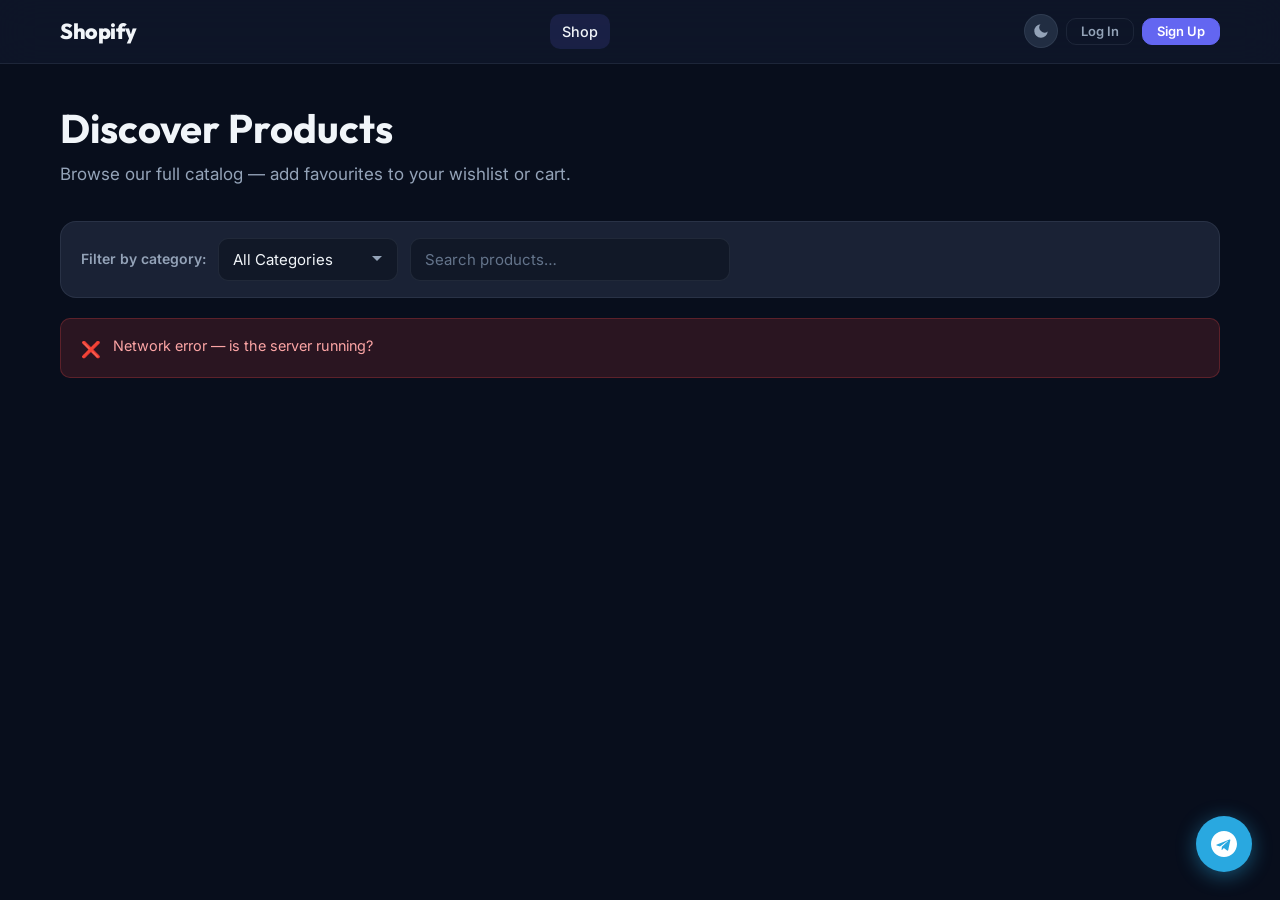
<file: index.html>
<!DOCTYPE html>
<html lang="en">
<head>
  <meta charset="UTF-8" />
  <meta name="viewport" content="width=device-width, initial-scale=1.0" />
  <title>Shopify — Discover Amazing Products</title>
  <meta name="description" content="Browse our full catalog of products across all categories. Filter by category, add to cart, or save to your wishlist." />
  <link rel="stylesheet" href="css/styles.css" />
</head>
<body>
  <!-- Navigation (injected by nav.js) -->
  <div id="nav-root"></div>

  <main>
    <div class="container">
      <!-- Page header -->
      <div class="page-header">
        <h1>Discover Products</h1>
        <p>Browse our full catalog — add favourites to your wishlist or cart.</p>
      </div>

      <!-- Filter bar: category dropdown -->
      <div class="filter-bar">
        <label for="category-filter">Filter by category:</label>
        <select class="form-control" id="category-filter" style="width:auto; min-width:180px;">
          <option value="">All Categories</option>
          <!-- Options are added dynamically by index.js -->
        </select>

        <!-- Search box -->
        <input
          class="form-control"
          type="text"
          id="search-input"
          placeholder="Search products…"
          style="flex:1; min-width:160px; max-width:320px;"
        />
      </div>

      <!-- Loading spinner (shown while fetching) -->
      <div id="products-loading">
        <div class="spinner"></div>
      </div>

      <!-- Error message (shown if fetch fails) -->
      <div id="products-error" class="hidden">
        <div class="alert alert--error">
          <span class="alert__icon">❌</span>
          <span id="products-error-msg">Failed to load products.</span>
        </div>
      </div>

      <!-- Empty state (shown when filter returns no results) -->
      <div id="products-empty" class="hidden empty-state">
        <div class="empty-icon">🔍</div>
        <p>No products found for this filter.</p>
        <button class="btn btn--ghost" onclick="resetFilter()">Clear filter</button>
      </div>

      <!-- Product grid — cards are injected here -->
      <div class="product-grid stagger-children" id="product-grid"></div>
    </div>
  </main>

  <script src="js/api.js"></script>
  <script src="js/auth.js"></script>
  <script src="js/nav.js"></script>
  <script src="js/index.js"></script>
</body>
</html>
</file>
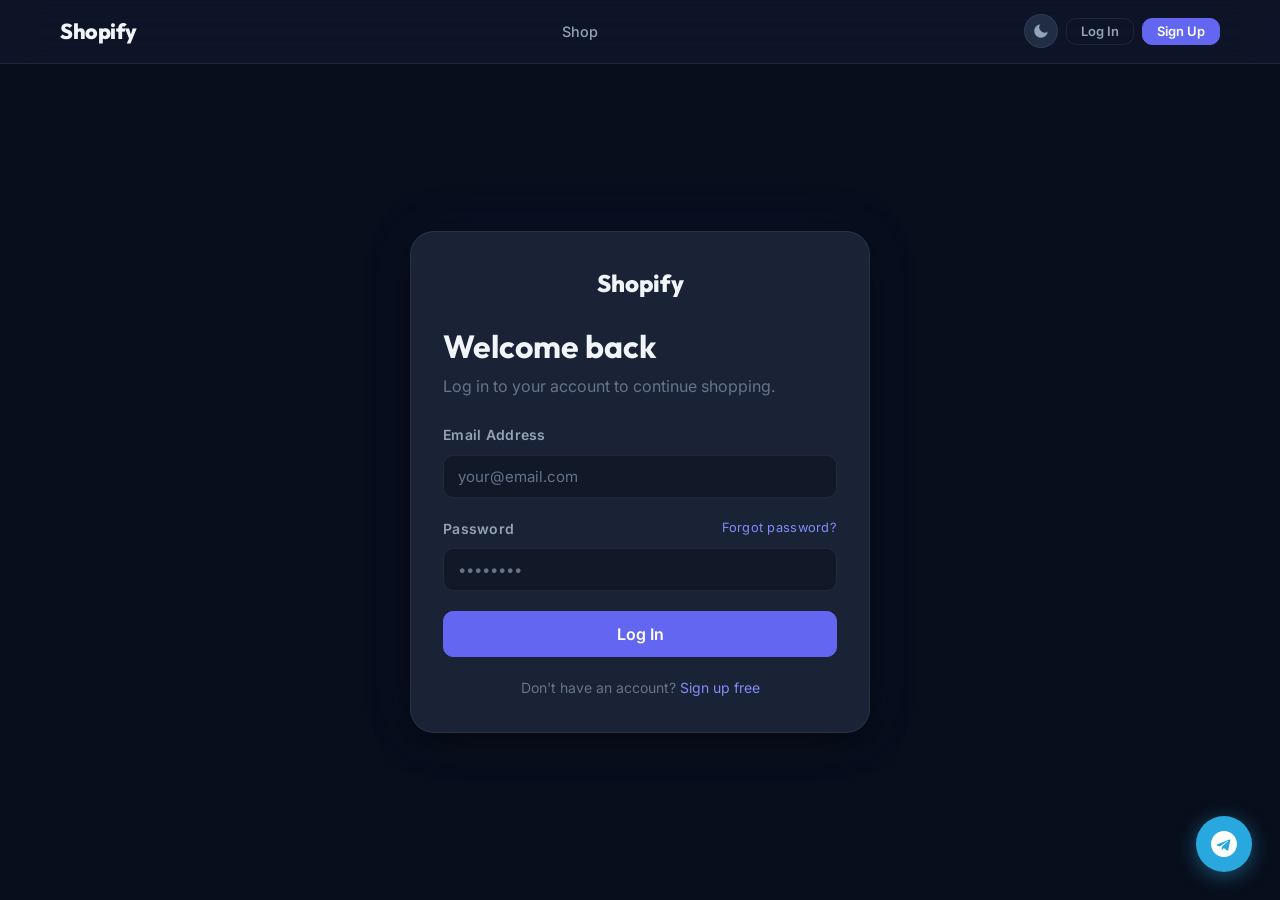
<file: admin.html>
<!DOCTYPE html>
<html lang="en">
<head>
  <meta charset="UTF-8" />
  <meta name="viewport" content="width=device-width, initial-scale=1.0" />
  <title>Admin Dashboard — Shopify</title>
  <meta name="description" content="Admin panel: manage products, orders, and wallet credits." />
  <link rel="stylesheet" href="css/styles.css" />
</head>
<body>
  <div id="nav-root"></div>

  <main>
    <div class="container">
      <div class="page-header">
        <h1>⚙️ Admin Dashboard</h1>
        <p>Manage products, orders, and customer wallets.</p>
      </div>

      <!-- Auth loading state -->
      <div id="admin-loading"><div class="spinner"></div></div>

      <!-- Admin content (shown after auth check) -->
      <div id="admin-content" class="hidden">

        <!-- Tab navigation -->
        <div class="tabs">
          <button class="tab-btn active" onclick="switchTab('products')">🛍️ Products</button>
          <button class="tab-btn"        onclick="switchTab('orders')">📦 Orders</button>
          <button class="tab-btn"        onclick="switchTab('wallet')">💰 Wallet</button>
        </div>

        <!-- ══ PRODUCTS TAB ══════════════════════════════════════ -->
        <div class="tab-panel active" id="tab-products">
          <div style="display:flex;justify-content:space-between;align-items:center;margin-bottom:var(--space-5);">
            <h2 style="font-size:1.2rem;">All Products</h2>
            <button class="btn btn--primary" onclick="openProductModal()">+ New Product</button>
          </div>

          <div id="product-alert" class="hidden"></div>

          <!-- Products table -->
          <div id="products-table-loading"><div class="spinner"></div></div>
          <div class="table-wrapper" id="products-table-wrapper" style="display:none;">
            <table class="table" id="products-table">
              <thead>
                <tr>
                  <th>ID</th>
                  <th>Name</th>
                  <th>Category</th>
                  <th>Price</th>
                  <th>Stock</th>
                  <th>Active</th>
                  <th>Actions</th>
                </tr>
              </thead>
              <tbody id="products-tbody"></tbody>
            </table>
          </div>
        </div>

        <!-- ══ ORDERS TAB ════════════════════════════════════════ -->
        <div class="tab-panel" id="tab-orders">
          <!-- Status filter -->
          <div class="filter-bar" style="margin-bottom:var(--space-5);">
            <label for="order-status-filter">Filter by status:</label>
            <select class="form-control" id="order-status-filter" style="width:auto;min-width:160px;">
              <option value="">All Statuses</option>
              <option value="Paid">Paid</option>
              <option value="Shipped">Shipped</option>
              <option value="Out for Delivery">Out for Delivery</option>
              <option value="Delivered">Delivered</option>
            </select>
            <button class="btn btn--secondary btn--sm" onclick="loadAdminOrders()">Apply</button>
          </div>

          <div id="orders-table-loading"><div class="spinner"></div></div>
          <div id="orders-table-wrapper" class="table-wrapper" style="display:none;">
            <table class="table">
              <thead>
                <tr>
                  <th>Order ID</th>
                  <th>Customer</th>
                  <th>Email</th>
                  <th>Total</th>
                  <th>Status</th>
                  <th>Fulfillment</th>
                  <th>Date</th>
                  <th>Actions</th>
                </tr>
              </thead>
              <tbody id="orders-tbody"></tbody>
            </table>
          </div>
          <div id="orders-empty-admin" class="hidden empty-state">
            <div class="empty-icon">📦</div>
            <p>No orders found.</p>
          </div>

          <!-- Fulfillment action alert (shown inline next to each row) -->
          <div id="fulfillment-alert" class="hidden" style="margin-top:var(--space-4);"></div>
        </div>

        <!-- ══ WALLET TAB ════════════════════════════════════════ -->
        <div class="tab-panel" id="tab-wallet">
          <h2 style="font-size:1.2rem;margin-bottom:var(--space-5);">Credit Customer Wallet</h2>
          <p class="text-muted" style="margin-bottom:var(--space-5);">
            Top up a customer's wallet balance for testing or demo purposes.
            You'll need their User ID (UUID), which you can find in your Supabase database.
          </p>

          <div class="card" style="max-width:480px;">
            <div class="card__body">
              <div id="wallet-credit-alert" class="hidden"></div>
              <form id="wallet-credit-form">
                <div class="form-group">
                  <label class="form-label" for="credit-user-id">Customer User ID (UUID)</label>
                  <input
                    class="form-control"
                    type="text"
                    id="credit-user-id"
                    placeholder="e.g. 550e8400-e29b-41d4-a716-446655440000"
                    required
                  />
                </div>
                <div class="form-group">
                  <label class="form-label" for="credit-amount">Amount to Credit ($)</label>
                  <input
                    class="form-control"
                    type="number"
                    id="credit-amount"
                    placeholder="100.00"
                    min="0.01"
                    step="0.01"
                    required
                  />
                </div>
                <button class="btn btn--primary" type="submit" id="credit-submit-btn">
                  💰 Credit Wallet
                </button>
              </form>
            </div>
          </div>
        </div>

      </div><!-- /admin-content -->
    </div>
  </main>

  <!-- ══ PRODUCT MODAL ══════════════════════════════════════ -->
  <div class="modal-overlay" id="product-modal-overlay" onclick="closeProductModal(event)">
    <div class="modal">
      <div class="modal__header">
        <span class="modal__title" id="product-modal-title">New Product</span>
        <button class="modal__close" onclick="closeProductModal()">✕</button>
      </div>
      <div class="modal__body">
        <div id="product-modal-alert" class="hidden"></div>
        <form id="product-modal-form">
          <input type="hidden" id="pm-product-id" />
          <div class="form-group">
            <label class="form-label" for="pm-category">Category</label>
            <select class="form-control" id="pm-category" required>
              <option value="">Select category…</option>
            </select>
          </div>
          <div class="form-group">
            <label class="form-label" for="pm-name">Product Name</label>
            <input class="form-control" type="text" id="pm-name" placeholder="Product name" required />
          </div>
          <div class="form-group">
            <label class="form-label" for="pm-description">Description</label>
            <textarea class="form-control" id="pm-description" rows="3" placeholder="Product description…"></textarea>
          </div>
          <div class="grid-2">
            <div class="form-group">
              <label class="form-label" for="pm-price">Price ($)</label>
              <input class="form-control" type="number" id="pm-price" min="0" step="0.01" required />
            </div>
            <div class="form-group" id="pm-active-group" style="display:none;">
              <label class="form-label" for="pm-active">Active?</label>
              <select class="form-control" id="pm-active">
                <option value="true">Yes</option>
                <option value="false">No</option>
              </select>
            </div>
          </div>
          <div class="form-group">
            <label class="form-label" for="pm-image-url">Image URL (optional)</label>
            <input class="form-control" type="url" id="pm-image-url" placeholder="https://…" />
          </div>
        </form>
      </div>
      <div class="modal__footer">
        <button class="btn btn--ghost" onclick="closeProductModal()">Cancel</button>
        <button class="btn btn--primary" onclick="handleSaveProduct()" id="product-modal-save-btn">Save Product</button>
      </div>
    </div>
  </div>

  <!-- ══ STOCK MODAL ════════════════════════════════════════ -->
  <div class="modal-overlay" id="stock-modal-overlay" onclick="closeStockModal(event)">
    <div class="modal">
      <div class="modal__header">
        <span class="modal__title" id="stock-modal-title">Update Stock</span>
        <button class="modal__close" onclick="closeStockModal()">✕</button>
      </div>
      <div class="modal__body">
        <div id="stock-modal-alert" class="hidden"></div>
        <form id="stock-modal-form">
          <input type="hidden" id="sm-product-id" />
          <div class="form-group">
            <label class="form-label" for="sm-quantity">New Stock Quantity</label>
            <input class="form-control" type="number" id="sm-quantity" min="0" step="1" required />
          </div>
        </form>
      </div>
      <div class="modal__footer">
        <button class="btn btn--ghost" onclick="closeStockModal()">Cancel</button>
        <button class="btn btn--primary" onclick="handleSaveStock()" id="stock-modal-save-btn">Update Stock</button>
      </div>
    </div>
  </div>

  <script src="js/api.js"></script>
  <script src="js/auth.js"></script>
  <script src="js/nav.js"></script>
  <script src="js/admin.js"></script>
</body>
</html>
</file>
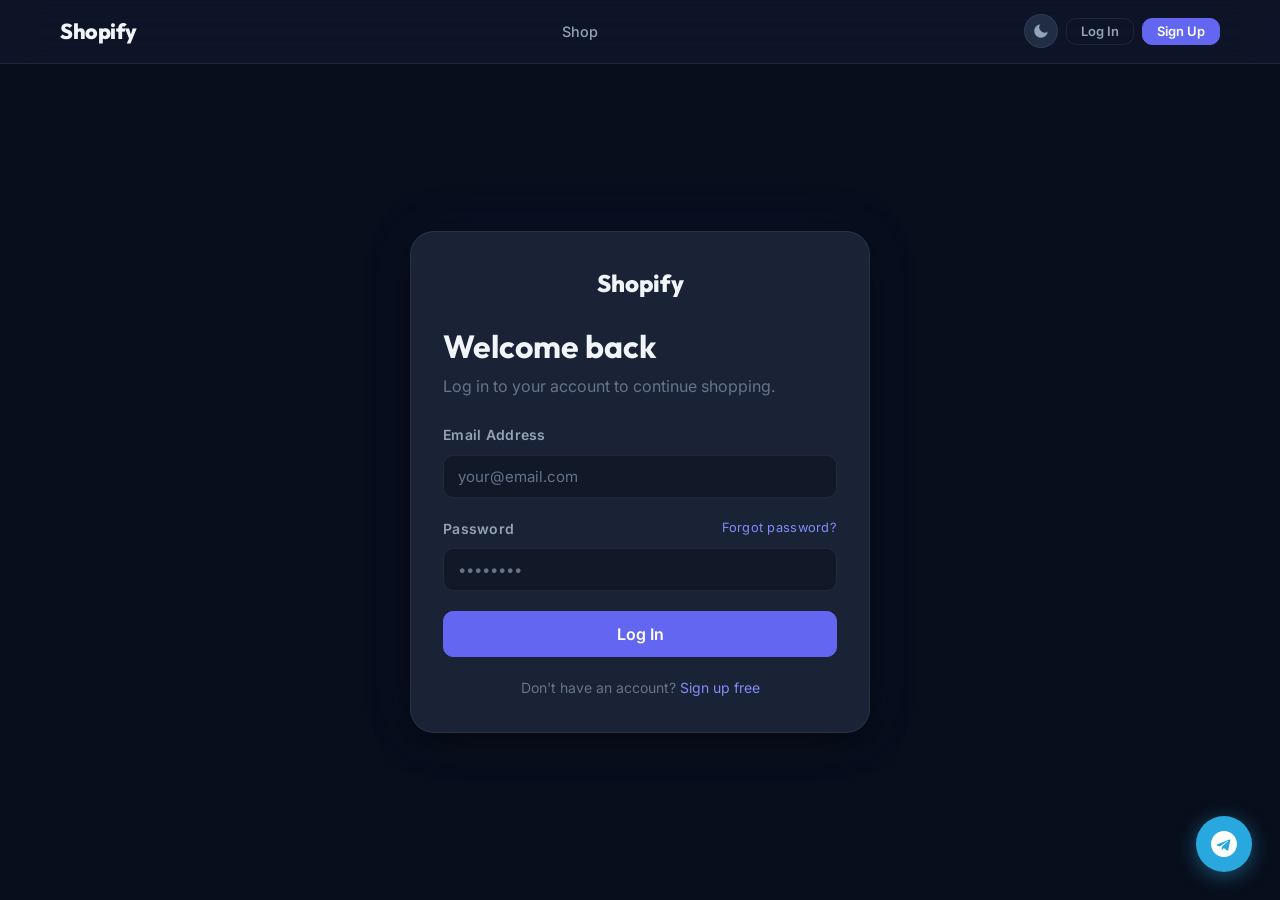
<file: cart.html>
<!DOCTYPE html>
<html lang="en">
<head>
  <meta charset="UTF-8" />
  <meta name="viewport" content="width=device-width, initial-scale=1.0" />
  <title>Your Cart — Shopify</title>
  <meta name="description" content="Review your cart, adjust quantities, and proceed to checkout." />
  <link rel="stylesheet" href="css/styles.css" />
</head>
<body>
  <div id="nav-root"></div>

  <main>
    <div class="container">
      <div class="page-header">
        <h1>Your Cart</h1>
        <p>Review your items before checking out.</p>
      </div>

      <!-- Loading state -->
      <div id="cart-loading"><div class="spinner"></div></div>

      <!-- Error state -->
      <div id="cart-error" class="hidden">
        <div class="alert alert--error">
          <span class="alert__icon">❌</span>
          <span id="cart-error-msg">Could not load cart.</span>
        </div>
      </div>

      <!-- Empty cart -->
      <div id="cart-empty" class="hidden empty-state">
        <div class="empty-icon">🛒</div>
        <p>Your cart is empty.</p>
        <a href="index.html" class="btn btn--primary">Continue Shopping</a>
      </div>

      <!-- Cart content (items + summary sidebar) -->
      <div id="cart-content" class="cart-layout hidden">
        <!-- Left: cart items list -->
        <div class="card">
          <div class="card__header">
            <span class="card__title">Items in Cart</span>
            <button class="btn btn--danger btn--sm" onclick="handleClearCart()">Clear Cart</button>
          </div>
          <div id="cart-items-list"></div>
        </div>

        <!-- Right: order summary -->
        <div class="order-summary">
          <div class="order-summary__title">Order Summary</div>
          <div class="order-summary__body" id="order-summary-body">
            <!-- Rows injected by cart.js -->
          </div>
          <div class="order-summary__footer">
            <a href="checkout.html" class="btn btn--primary btn--full btn--lg" id="checkout-btn">
              Proceed to Checkout →
            </a>
          </div>
        </div>
      </div>
    </div>
  </main>

  <script src="js/api.js"></script>
  <script src="js/auth.js"></script>
  <script src="js/nav.js"></script>
  <script src="js/cart.js"></script>
</body>
</html>
</file>
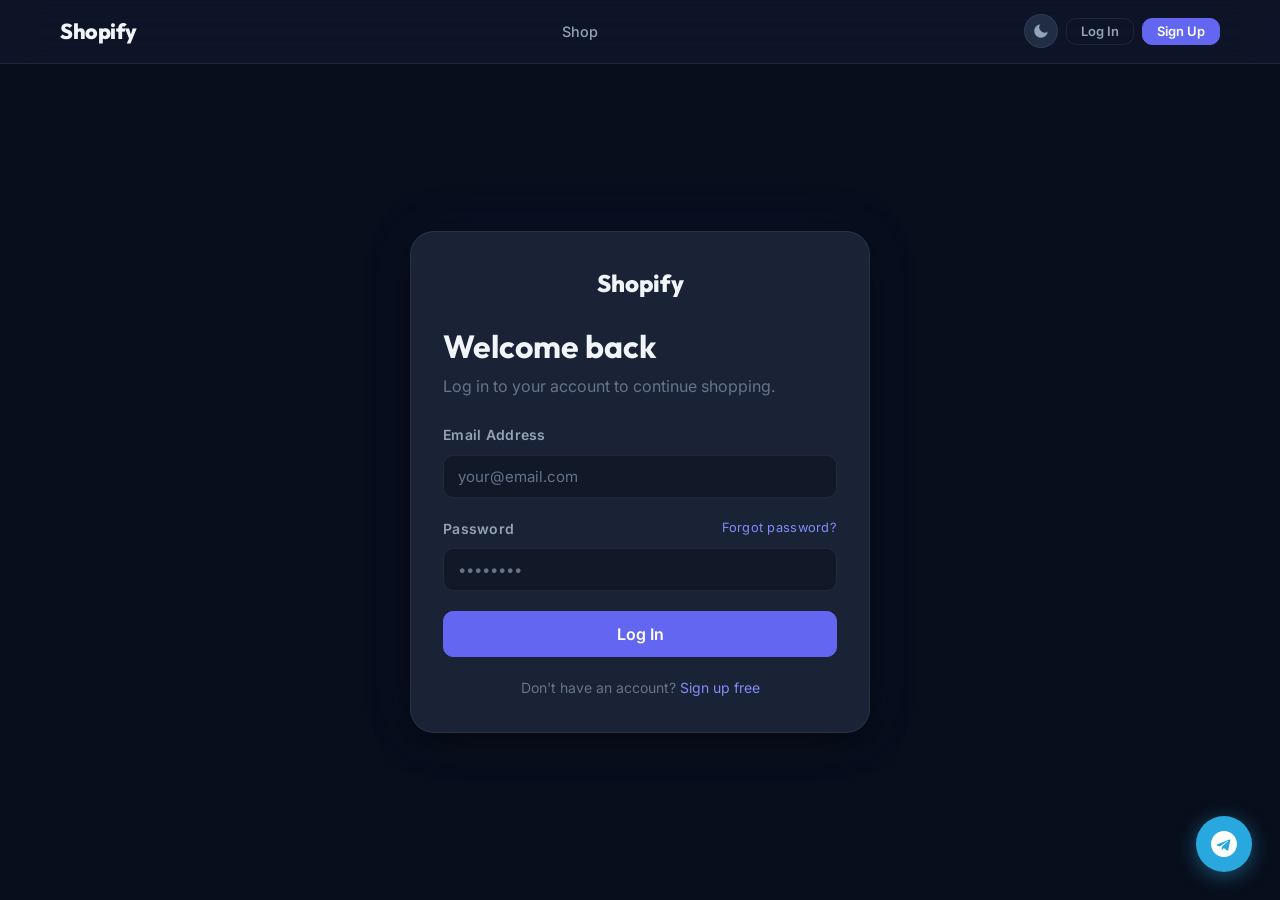
<file: checkout.html>
<!DOCTYPE html>
<html lang="en">
<head>
  <meta charset="UTF-8" />
  <meta name="viewport" content="width=device-width, initial-scale=1.0" />
  <title>Checkout — Shopify</title>
  <meta name="description" content="Select your shipping address and place your order." />
  <link rel="stylesheet" href="css/styles.css" />
</head>
<body>
  <div id="nav-root"></div>

  <main>
    <div class="container">
      <div class="page-header">
        <h1>Checkout</h1>
        <p>Choose a delivery address and confirm your order.</p>
      </div>

      <!-- Loading state -->
      <div id="checkout-loading"><div class="spinner"></div></div>

      <!-- Error / success alerts -->
      <div id="checkout-alert" class="hidden"></div>

      <!-- Main checkout layout -->
      <div id="checkout-content" class="cart-layout hidden">
        <!-- Left column: address selection + add address form -->
        <div>
          <!-- Address selection -->
          <div class="card" style="margin-bottom: var(--space-5);">
            <div class="card__header">
              <span class="card__title">📍 Shipping Address</span>
              <button class="btn btn--ghost btn--sm" id="toggle-add-address-btn">
                + Add New Address
              </button>
            </div>
            <div class="card__body">
              <!-- Address list (radio cards) -->
              <div id="address-list" style="display:flex;flex-direction:column;gap:var(--space-3);">
                <div class="spinner"></div>
              </div>
            </div>
          </div>

          <!-- Add new address form (hidden by default) -->
          <div class="card hidden" id="add-address-form-card">
            <div class="card__header">
              <span class="card__title">New Shipping Address</span>
            </div>
            <div class="card__body">
              <div id="address-form-alert" class="hidden"></div>
              <form id="address-form">
                <div class="grid-2">
                  <div class="form-group">
                    <label class="form-label" for="label">Label (e.g. Home, Office)</label>
                    <input class="form-control" type="text" id="label" placeholder="Home" required />
                  </div>
                  <div class="form-group">
                    <label class="form-label" for="recipient_name">Recipient Name</label>
                    <input class="form-control" type="text" id="recipient_name" placeholder="Jane Doe" required />
                  </div>
                </div>
                <div class="form-group">
                  <label class="form-label" for="phone">Phone</label>
                  <input class="form-control" type="tel" id="phone" placeholder="+1 555 000 0000" required />
                </div>
                <div class="form-group">
                  <label class="form-label" for="address_line1">Address Line 1</label>
                  <input class="form-control" type="text" id="address_line1" placeholder="123 Main Street" required />
                </div>
                <div class="form-group">
                  <label class="form-label" for="address_line2">Address Line 2 (optional)</label>
                  <input class="form-control" type="text" id="address_line2" placeholder="Apt 4B" />
                </div>
                <div class="grid-2">
                  <div class="form-group">
                    <label class="form-label" for="city">City</label>
                    <input class="form-control" type="text" id="city" required />
                  </div>
                  <div class="form-group">
                    <label class="form-label" for="state">State / Province</label>
                    <input class="form-control" type="text" id="state" required />
                  </div>
                </div>
                <div class="grid-2">
                  <div class="form-group">
                    <label class="form-label" for="postal_code">Postal Code</label>
                    <input class="form-control" type="text" id="postal_code" required />
                  </div>
                  <div class="form-group">
                    <label class="form-label" for="country">Country</label>
                    <input class="form-control" type="text" id="country" placeholder="US" required />
                  </div>
                </div>
                <div class="form-group" style="flex-direction:row;align-items:center;gap:var(--space-2);">
                  <input type="checkbox" id="is_default" style="width:16px;height:16px;" />
                  <label class="form-label" for="is_default" style="margin:0;">Set as default address</label>
                </div>
                <div style="display:flex;gap:var(--space-3);">
                  <button class="btn btn--primary" type="submit" id="save-address-btn">Save Address</button>
                  <button class="btn btn--ghost" type="button" id="cancel-address-btn">Cancel</button>
                </div>
              </form>
            </div>
          </div>
        </div>

        <!-- Right column: order summary + place order button -->
        <div class="order-summary">
          <div class="order-summary__title">Order Summary</div>
          <div class="order-summary__body" id="order-summary-body">
            <div class="spinner spinner--small"></div>
          </div>
          <div class="order-summary__footer">
            <!-- Wallet balance display -->
            <div style="font-size:0.85rem;color:var(--text-muted);margin-bottom:var(--space-3);">
              💰 Wallet balance: <strong id="wallet-balance">Loading…</strong>
            </div>
            <button
              class="btn btn--primary btn--full btn--lg"
              id="place-order-btn"
              onclick="handlePlaceOrder()"
            >
              Place Order
            </button>
            <p class="text-muted text-small" style="text-align:center;margin-top:var(--space-2);">
              Payment is deducted from your wallet balance.
            </p>
          </div>
        </div>
      </div>
    </div>
  </main>

  <script src="js/api.js"></script>
  <script src="js/auth.js"></script>
  <script src="js/nav.js"></script>
  <script src="js/checkout.js"></script>
</body>
</html>
</file>
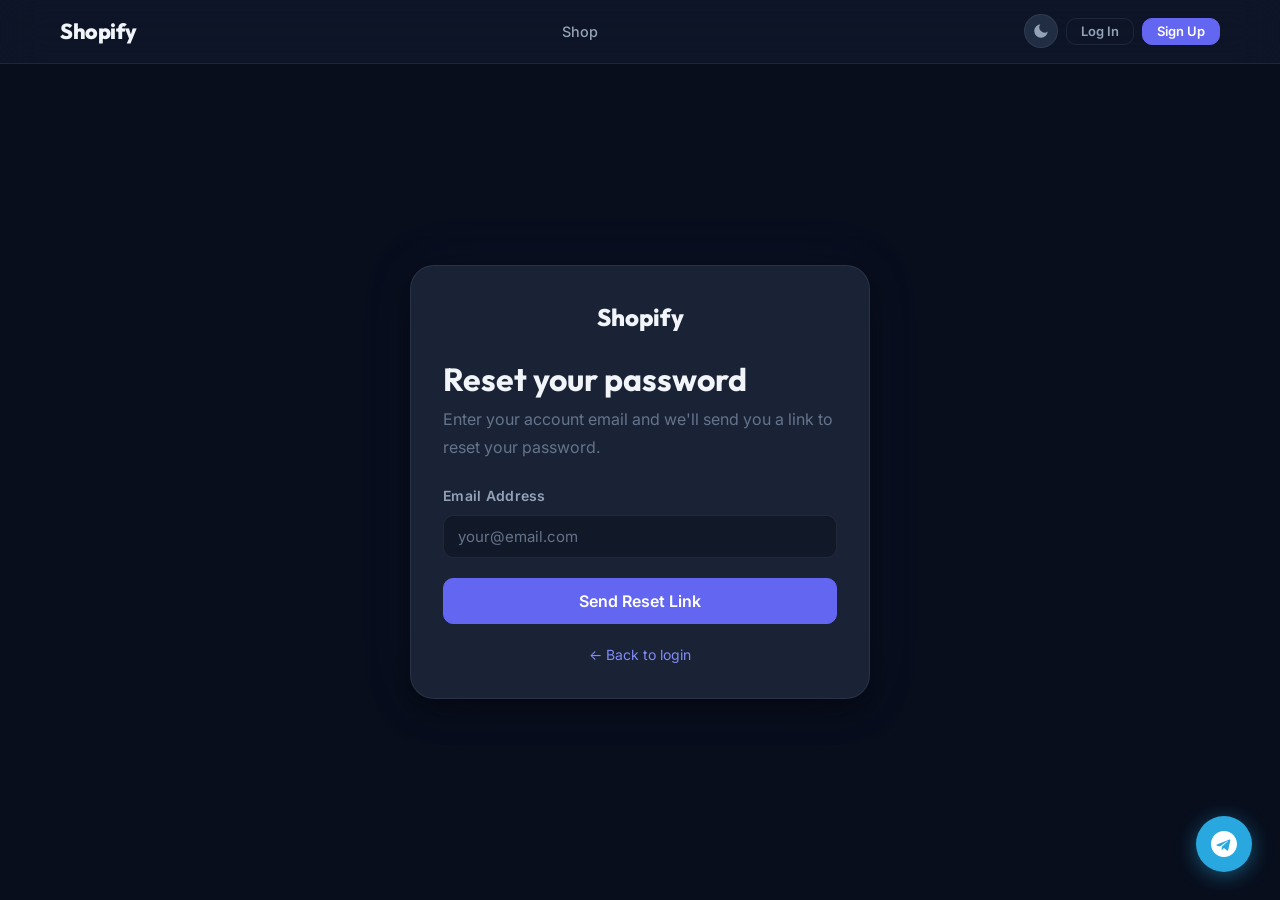
<file: forgot-password.html>
<!DOCTYPE html>
<html lang="en">
<head>
  <meta charset="UTF-8" />
  <meta name="viewport" content="width=device-width, initial-scale=1.0" />
  <title>Forgot Password — Shopify</title>
  <meta name="description" content="Reset your Shopify password. Enter your email and we'll send a reset link." />
  <link rel="stylesheet" href="css/styles.css" />
</head>
<body>
  <div id="nav-root"></div>

  <div class="auth-wrapper">
    <div class="auth-card animate-fade-in-up">
      <div class="auth-card__logo">
        <span class="logo-text">Shopify</span>
      </div>

      <h2>Reset your password</h2>
      <p>Enter your account email and we'll send you a link to reset your password.</p>

      <div id="alert-box" class="hidden"></div>

      <form id="forgot-form" novalidate>
        <div class="form-group">
          <label class="form-label" for="email">Email Address</label>
          <input
            class="form-control"
            type="email"
            id="email"
            name="email"
            placeholder="your@email.com"
            required
            autocomplete="email"
          />
        </div>

        <button class="btn btn--primary btn--full btn--lg" type="submit" id="submit-btn">
          Send Reset Link
        </button>
      </form>

      <div class="auth-card__footer">
        <a href="login.html">← Back to login</a>
      </div>
    </div>
  </div>

  <script src="js/api.js"></script>
  <script src="js/auth.js"></script>
  <script src="js/nav.js"></script>
  <script src="js/forgot-password.js"></script>
</body>
</html>
</file>
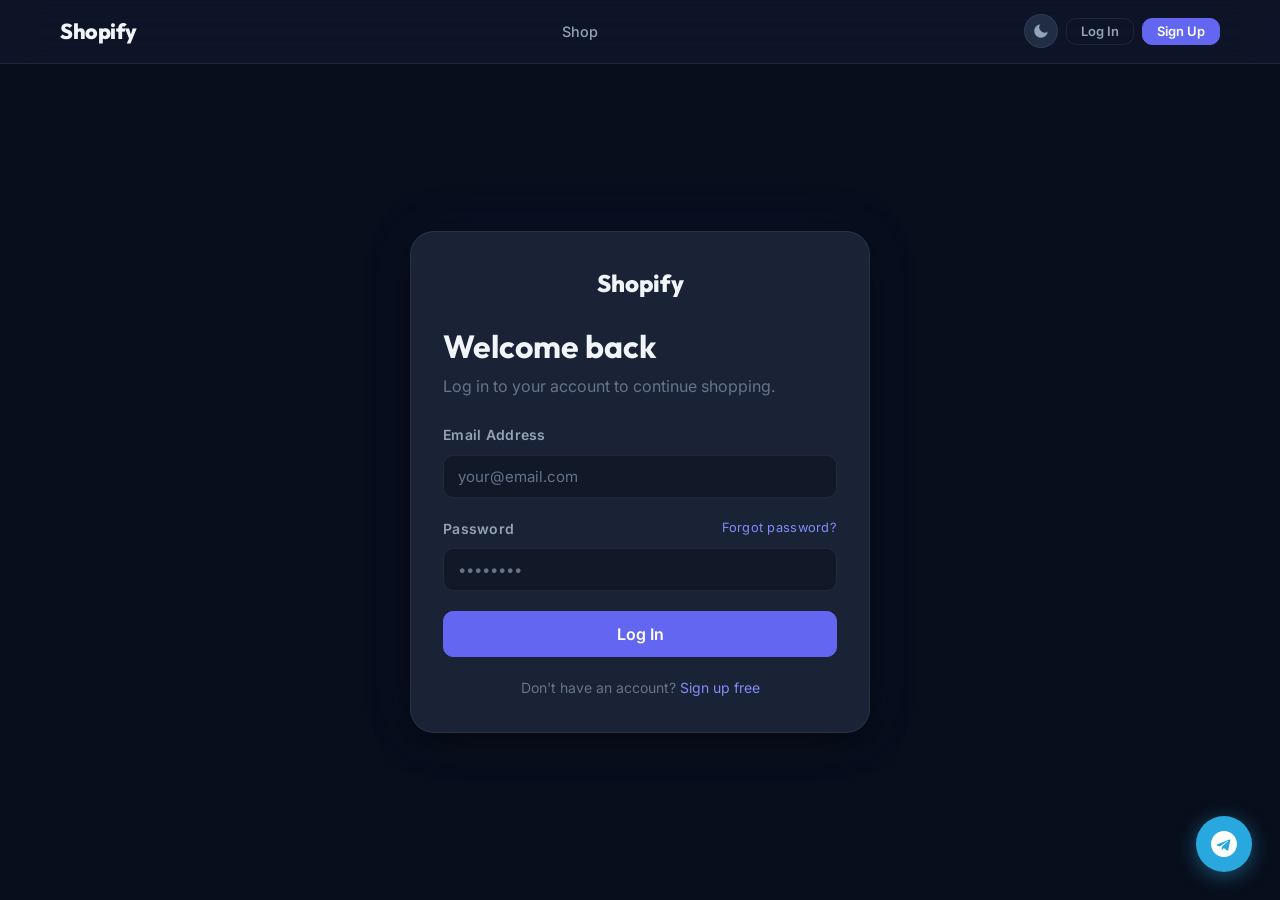
<file: login.html>
<!DOCTYPE html>
<html lang="en">
<head>
  <meta charset="UTF-8" />
  <meta name="viewport" content="width=device-width, initial-scale=1.0" />
  <title>Log In — Shopify</title>
  <meta name="description" content="Log in to your Shopify account to start shopping." />
  <link rel="stylesheet" href="css/styles.css" />
</head>
<body>
  <div id="nav-root"></div>

  <div class="auth-wrapper">
    <div class="auth-card animate-fade-in-up">
      <div class="auth-card__logo">
        <span class="logo-text">Shopify</span>
      </div>

      <h2>Welcome back</h2>
      <p>Log in to your account to continue shopping.</p>

      <!-- Alert: error messages, or "unverified" message with resend option -->
      <div id="alert-box" class="hidden"></div>

      <!-- Shown only when the user gets a 403 (not verified) -->
      <div id="unverified-banner" class="hidden alert alert--warning">
        <span class="alert__icon">⚠️</span>
        <div>
          <strong>Email not verified.</strong>
          Your account needs to be verified before you can log in.
          <br />
          <button
            id="go-verify-btn"
            class="btn btn--sm btn--ghost"
            style="margin-top:8px"
          >
            Go to Verification Page
          </button>
          <button
            id="resend-from-login-btn"
            class="btn btn--sm btn--secondary"
            style="margin-top:8px; margin-left:8px"
          >
            Resend Code
          </button>
        </div>
      </div>

      <form id="login-form" novalidate>
        <div class="form-group">
          <label class="form-label" for="email">Email Address</label>
          <input
            class="form-control"
            type="email"
            id="email"
            name="email"
            placeholder="your@email.com"
            required
            autocomplete="email"
          />
        </div>

        <div class="form-group">
          <label class="form-label" for="password">
            Password
            <a href="forgot-password.html" style="float:right; font-weight:400; font-size:0.8rem;">
              Forgot password?
            </a>
          </label>
          <input
            class="form-control"
            type="password"
            id="password"
            name="password"
            placeholder="••••••••"
            required
            autocomplete="current-password"
          />
        </div>

        <button class="btn btn--primary btn--full btn--lg" type="submit" id="submit-btn">
          Log In
        </button>
      </form>

      <div class="auth-card__footer">
        Don't have an account? <a href="signup.html">Sign up free</a>
      </div>
    </div>
  </div>

  <script src="js/api.js"></script>
  <script src="js/auth.js"></script>
  <script src="js/nav.js"></script>
  <script src="js/login.js"></script>
</body>
</html>
</file>
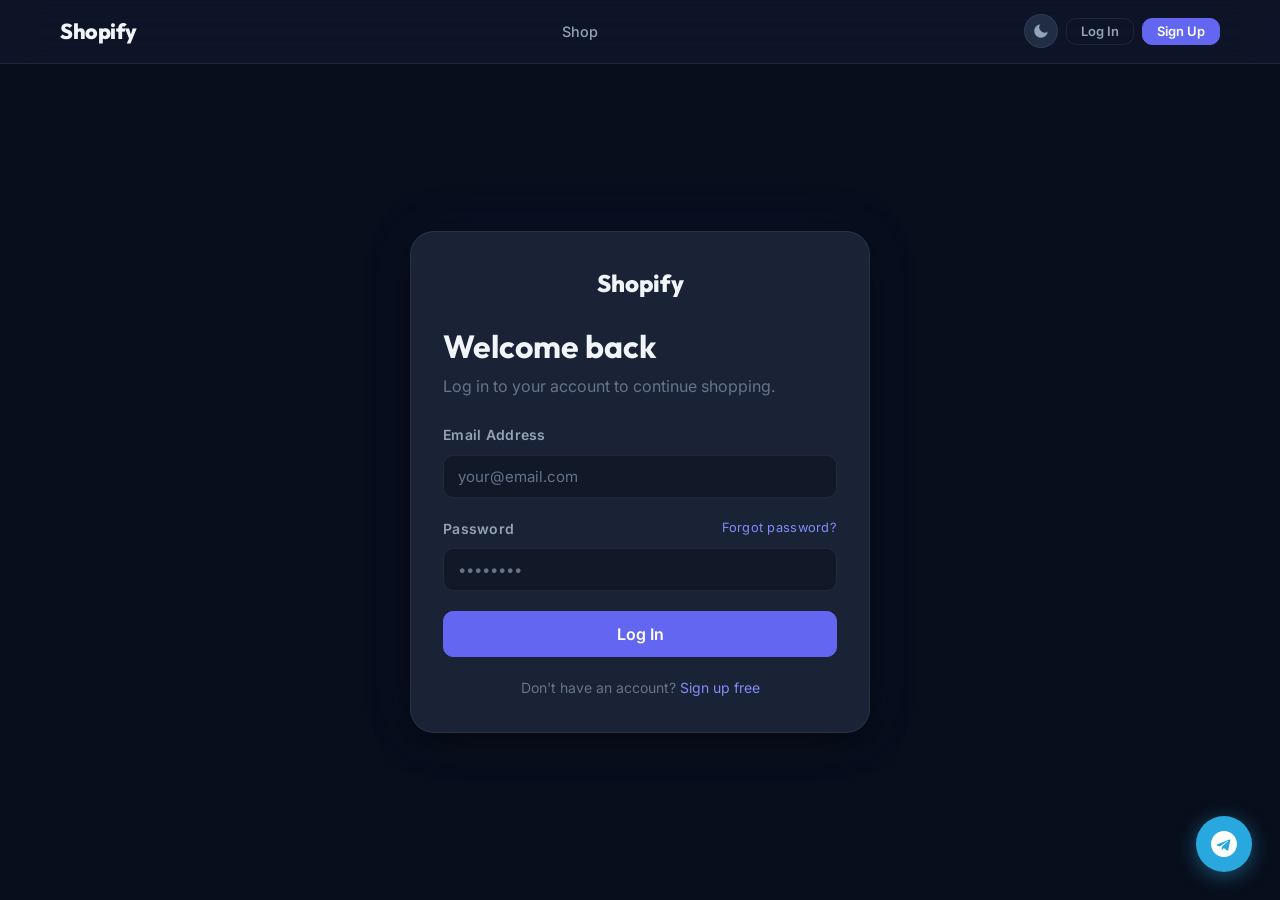
<file: order-detail.html>
<!DOCTYPE html>
<html lang="en">
<head>
  <meta charset="UTF-8" />
  <meta name="viewport" content="width=device-width, initial-scale=1.0" />
  <title>Order Detail — Shopify</title>
  <meta name="description" content="View full order details, track delivery, download invoice, and confirm receipt." />
  <link rel="stylesheet" href="css/styles.css" />
</head>
<body>
  <div id="nav-root"></div>

  <main>
    <div class="container">
      <!-- Back link -->
      <div style="padding-top:var(--space-6);">
        <a href="orders.html" class="btn btn--ghost btn--sm">← Back to Orders</a>
      </div>

      <!-- Loading -->
      <div id="order-loading" style="padding:var(--space-8) 0;"><div class="spinner"></div></div>

      <!-- Error -->
      <div id="order-error" class="hidden" style="padding:var(--space-8) 0;">
        <div class="alert alert--error"><span class="alert__icon">❌</span><span id="order-error-msg"></span></div>
      </div>

      <!-- Order content (injected by order-detail.js) -->
      <div id="order-content" class="hidden">

        <!-- Header row: Order ID + status + invoice download -->
        <div class="page-header" style="display:flex;justify-content:space-between;align-items:flex-start;flex-wrap:wrap;gap:var(--space-4);">
          <div>
            <h1 id="order-title">Order #—</h1>
            <p id="order-meta"></p>
          </div>
          <div style="display:flex;gap:var(--space-3);align-items:center;flex-wrap:wrap;">
            <span id="order-status-badge"></span>
            <button class="btn btn--ghost btn--sm" id="invoice-btn" style="display:none;" onclick="handleDownloadInvoice()">
              📄 Download Invoice
            </button>
          </div>
        </div>

        <!-- ── Fulfillment Progress Tracker ── -->
        <div class="card" style="margin-bottom:var(--space-5);">
          <div class="card__header"><span class="card__title">📦 Delivery Status</span></div>
          <div class="card__body">
            <div id="fulfillment-tracker-container"></div>

            <!-- Confirm Receipt button (shown only when Delivered and not yet confirmed) -->
            <div id="confirm-receipt-section" class="hidden" style="margin-top:var(--space-5);">
              <div id="confirm-receipt-alert" class="hidden"></div>
              <button class="btn btn--success btn--lg" id="confirm-receipt-btn" onclick="handleConfirmReceipt()">
                ✅ Confirm Receipt
              </button>
              <p class="text-muted text-small" style="margin-top:var(--space-2);">
                Click to confirm you received your order.
              </p>
            </div>

            <!-- Shown after confirmed -->
            <div id="receipt-confirmed-state" class="hidden" style="margin-top:var(--space-4);">
              <div class="alert alert--success">
                <span class="alert__icon">✅</span>
                <span>Receipt confirmed — thank you!</span>
              </div>
            </div>
          </div>
        </div>

        <!-- ── Status History Timeline ── -->
        <div class="card" style="margin-bottom:var(--space-5);">
          <div class="card__header"><span class="card__title">🕐 Status History</span></div>
          <div class="card__body">
            <div id="status-history-loading"><div class="spinner spinner--small"></div></div>
            <div id="status-history-container" class="hidden timeline"></div>
            <div id="status-history-empty" class="hidden">
              <p class="text-muted">No status history yet.</p>
            </div>
          </div>
        </div>

        <!-- ── Two-column: Items + Address ── -->
        <div class="grid-2" style="margin-bottom:var(--space-5);">
          <!-- Order Items -->
          <div class="card">
            <div class="card__header"><span class="card__title">🛍️ Items</span></div>
            <div class="table-wrapper" style="border:none;border-radius:0;">
              <table class="table" id="order-items-table">
                <thead>
                  <tr>
                    <th>Product</th>
                    <th>Qty</th>
                    <th>Unit Price</th>
                    <th>Total</th>
                  </tr>
                </thead>
                <tbody id="order-items-body"></tbody>
              </table>
            </div>
            <div class="card__footer" style="display:flex;justify-content:flex-end;">
              <strong>Order Total: <span id="order-total"></span></strong>
            </div>
          </div>

          <!-- Shipping Address -->
          <div class="card">
            <div class="card__header"><span class="card__title">📍 Shipping Address</span></div>
            <div class="card__body" id="order-address"></div>
          </div>
        </div>

      </div><!-- /order-content -->
    </div>
  </main>

  <script src="js/api.js"></script>
  <script src="js/auth.js"></script>
  <script src="js/nav.js"></script>
  <script src="js/order-detail.js"></script>
</body>
</html>
</file>
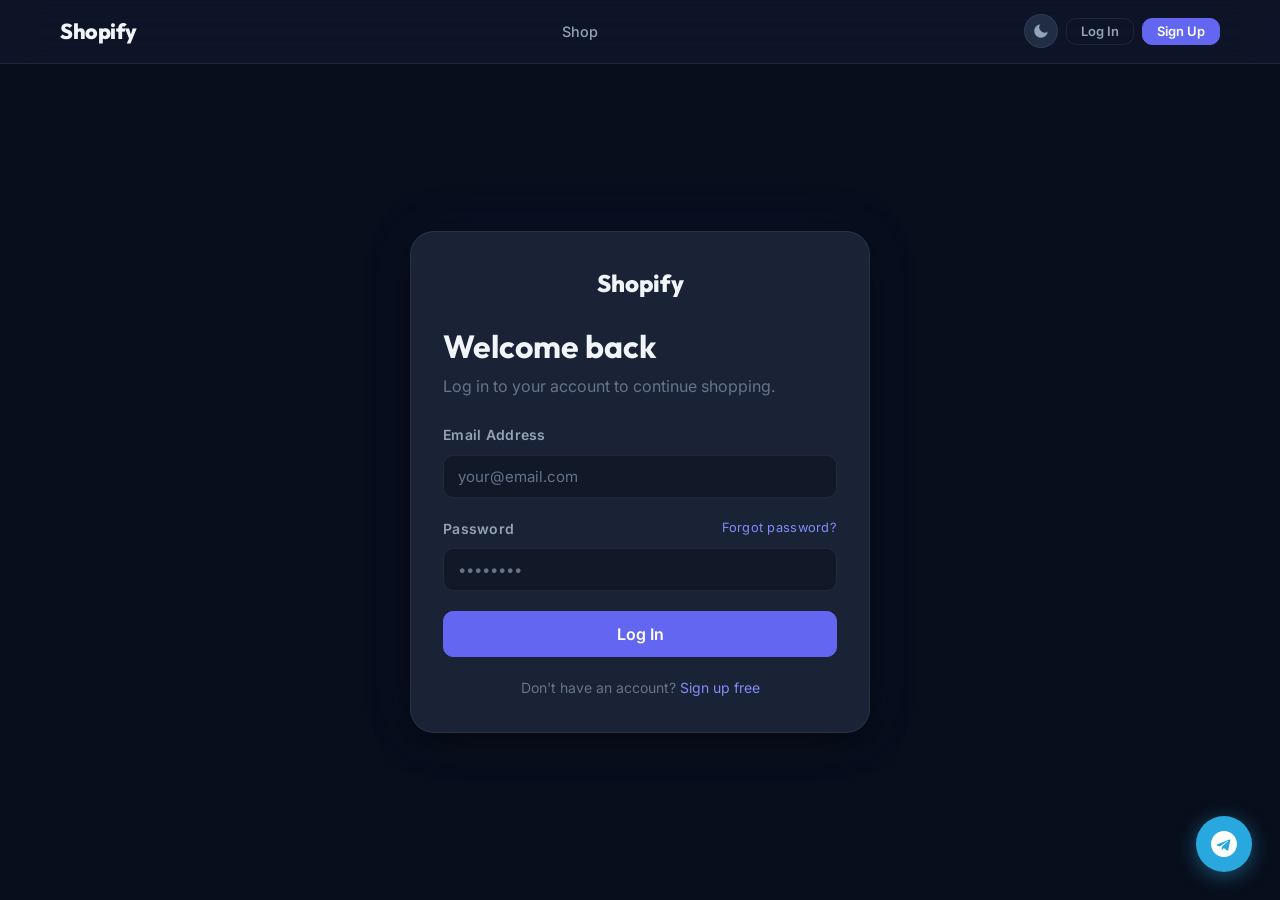
<file: orders.html>
<!DOCTYPE html>
<html lang="en">
<head>
  <meta charset="UTF-8" />
  <meta name="viewport" content="width=device-width, initial-scale=1.0" />
  <title>My Orders — Shopify</title>
  <meta name="description" content="View your order history and track fulfillment status." />
  <link rel="stylesheet" href="css/styles.css" />
</head>
<body>
  <div id="nav-root"></div>

  <main>
    <div class="container">
      <div class="page-header">
        <h1>My Orders</h1>
        <p>Track your purchases and view order details.</p>
      </div>

      <!-- Loading -->
      <div id="orders-loading"><div class="spinner"></div></div>

      <!-- Error -->
      <div id="orders-error" class="hidden">
        <div class="alert alert--error">
          <span class="alert__icon">❌</span>
          <span id="orders-error-msg"></span>
        </div>
      </div>

      <!-- Empty state -->
      <div id="orders-empty" class="hidden empty-state">
        <div class="empty-icon">📦</div>
        <p>You haven't placed any orders yet.</p>
        <a href="index.html" class="btn btn--primary">Start Shopping</a>
      </div>

      <!-- Orders list -->
      <div id="orders-list" class="hidden" style="display:flex;flex-direction:column;gap:var(--space-4);"></div>
    </div>
  </main>

  <script src="js/api.js"></script>
  <script src="js/auth.js"></script>
  <script src="js/nav.js"></script>
  <script src="js/orders.js"></script>
</body>
</html>
</file>
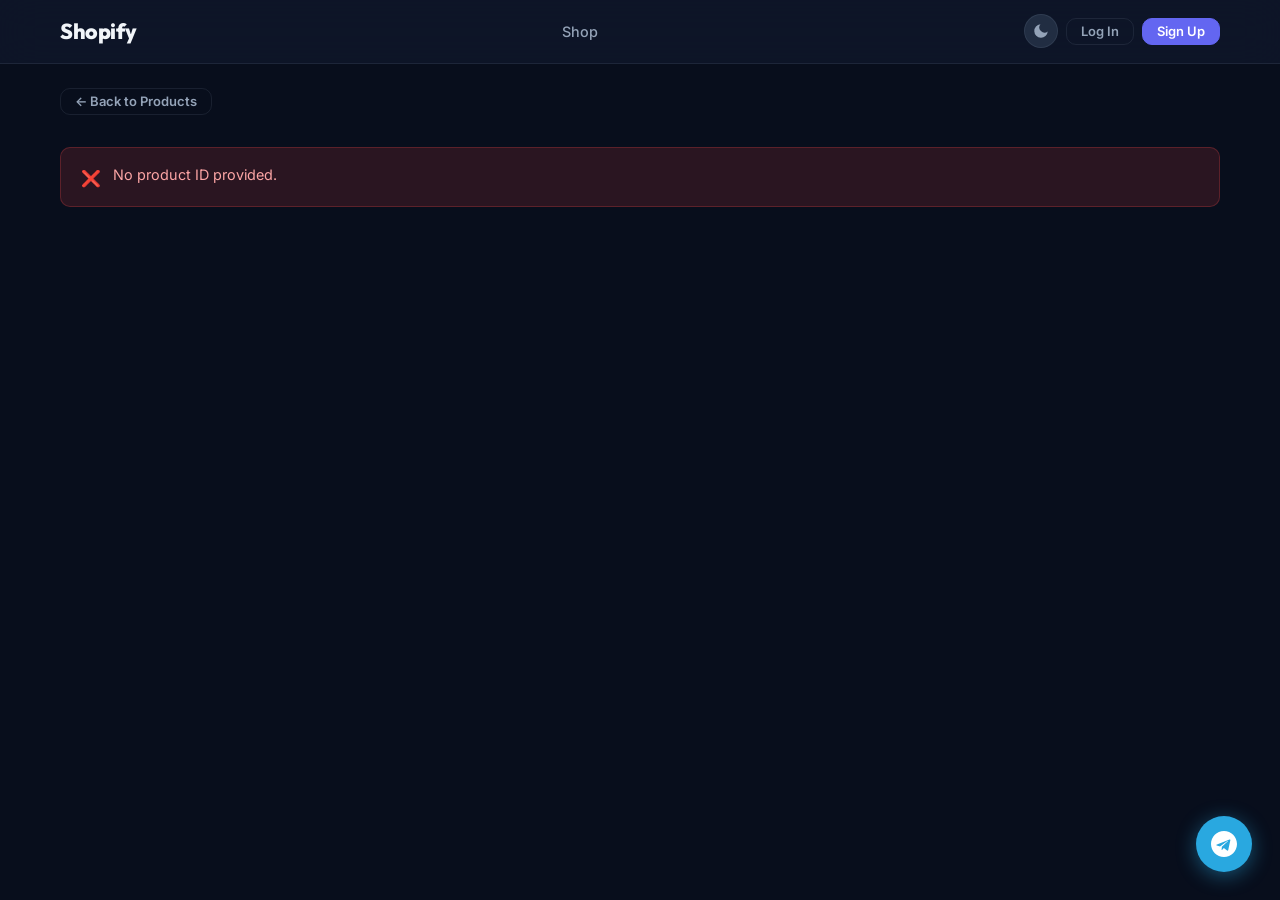
<file: product.html>
<!DOCTYPE html>
<html lang="en">
<head>
  <meta charset="UTF-8" />
  <meta name="viewport" content="width=device-width, initial-scale=1.0" />
  <title>Product Detail — Shopify</title>
  <meta name="description" content="View product details, read customer reviews, and add to cart or wishlist." />
  <link rel="stylesheet" href="css/styles.css" />
</head>
<body>
  <div id="nav-root"></div>

  <main>
    <div class="container">
      <!-- Back link -->
      <div style="padding-top: var(--space-6);">
        <a href="index.html" class="btn btn--ghost btn--sm">← Back to Products</a>
      </div>

      <!-- Loading spinner -->
      <div id="product-loading" style="padding: var(--space-8) 0;">
        <div class="spinner"></div>
      </div>

      <!-- Error state -->
      <div id="product-error" class="hidden" style="padding: var(--space-8) 0;">
        <div class="alert alert--error">
          <span class="alert__icon">❌</span>
          <span id="product-error-msg">Could not load product.</span>
        </div>
      </div>

      <!-- Product detail — populated by product.js -->
      <div id="product-detail" class="product-detail hidden"></div>

      <!-- ── Reviews Section ── -->
      <section id="reviews-section" class="hidden" style="padding: var(--space-8) 0;">
        <h3 id="review-summary-heading">Customer Reviews</h3>
        <!-- Average rating summary -->
        <div id="review-summary" style="margin: var(--space-4) 0 var(--space-6);"></div>

        <!-- Write a review form (only shown when logged in) -->
        <div id="review-form-container" class="hidden card" style="margin-bottom: var(--space-6);">
          <div class="card__header">
            <span class="card__title">Write a Review</span>
          </div>
          <div class="card__body">
            <!-- API error/success messages for the review form -->
            <div id="review-alert" class="hidden"></div>

            <form id="review-form">
              <!-- Star rating picker -->
              <div class="form-group">
                <label class="form-label">Your Rating</label>
                <div class="star-rating" id="star-rating">
                  <input type="radio" name="rating" id="star5" value="5"><label for="star5" title="5 stars">★</label>
                  <input type="radio" name="rating" id="star4" value="4"><label for="star4" title="4 stars">★</label>
                  <input type="radio" name="rating" id="star3" value="3"><label for="star3" title="3 stars">★</label>
                  <input type="radio" name="rating" id="star2" value="2"><label for="star2" title="2 stars">★</label>
                  <input type="radio" name="rating" id="star1" value="1"><label for="star1" title="1 star">★</label>
                </div>
              </div>

              <div class="form-group">
                <label class="form-label" for="review-comment">Your Comment</label>
                <textarea
                  class="form-control"
                  id="review-comment"
                  placeholder="Share your experience with this product…"
                  rows="4"
                ></textarea>
              </div>

              <button class="btn btn--primary" type="submit" id="review-submit-btn">
                Submit Review
              </button>
            </form>
          </div>
        </div>

        <!-- Not logged in nudge -->
        <div id="review-login-nudge" class="hidden" style="margin-bottom:var(--space-6);">
          <div class="alert alert--info">
            <span class="alert__icon">ℹ️</span>
            <span><a href="login.html">Log in</a> to write a review. (Only verified buyers can review.)</span>
          </div>
        </div>

        <!-- Reviews list -->
        <div id="reviews-loading">
          <div class="spinner"></div>
        </div>
        <div id="reviews-list" class="hidden" style="display:flex;flex-direction:column;gap:var(--space-3);"></div>
        <div id="reviews-empty" class="hidden empty-state" style="padding:var(--space-6) 0;">
          <div class="empty-icon">💬</div>
          <p>No reviews yet. Be the first!</p>
        </div>
      </section>
    </div>
  </main>

  <script src="js/api.js"></script>
  <script src="js/auth.js"></script>
  <script src="js/nav.js"></script>
  <script src="js/product.js"></script>
</body>
</html>
</file>
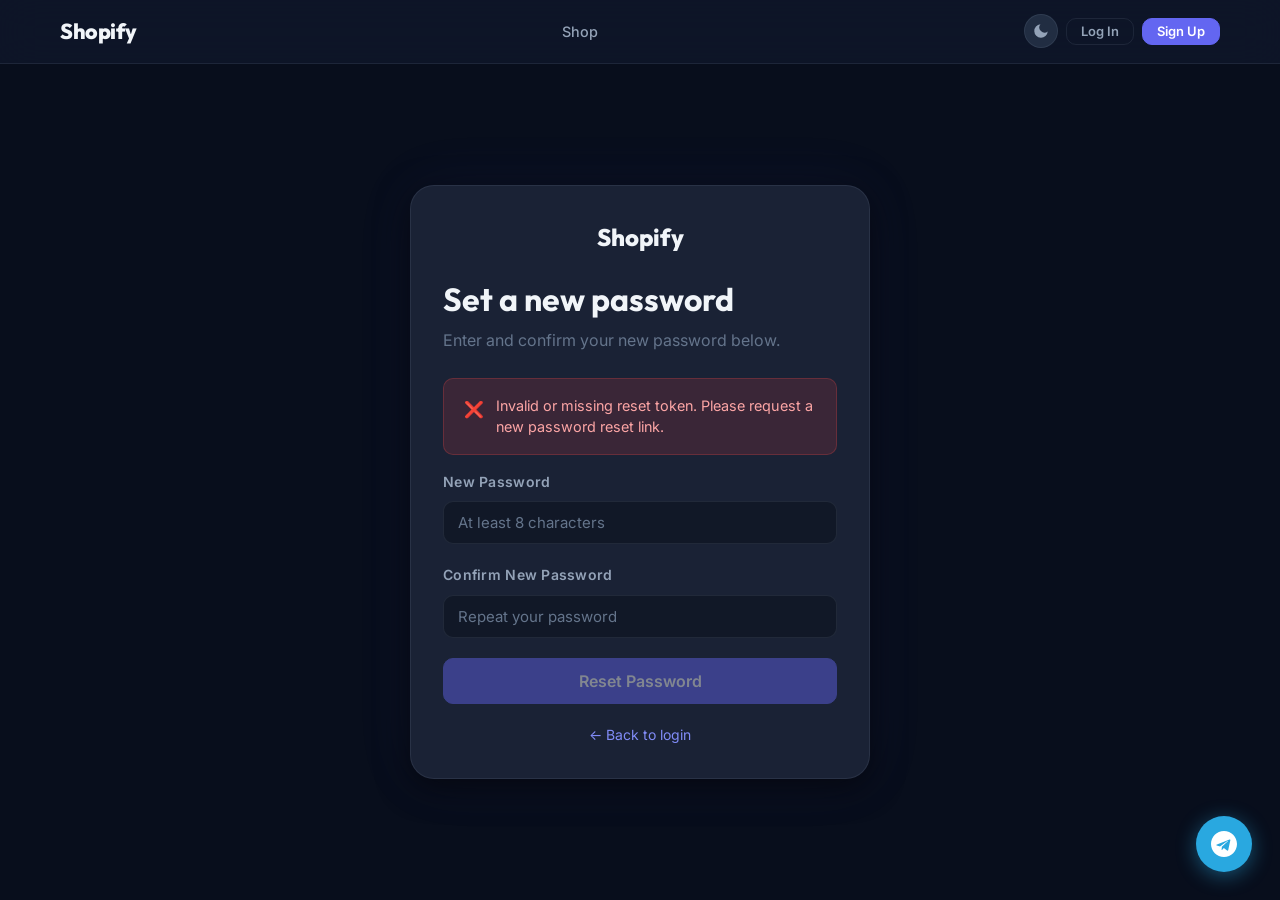
<file: reset-password.html>
<!DOCTYPE html>
<html lang="en">
<head>
  <meta charset="UTF-8" />
  <meta name="viewport" content="width=device-width, initial-scale=1.0" />
  <title>Reset Password — Shopify</title>
  <meta name="description" content="Set a new password for your Shopify account." />
  <link rel="stylesheet" href="css/styles.css" />
</head>
<body>
  <div id="nav-root"></div>

  <div class="auth-wrapper">
    <div class="auth-card animate-fade-in-up">
      <div class="auth-card__logo">
        <span class="logo-text">Shopify</span>
      </div>

      <h2>Set a new password</h2>
      <p>Enter and confirm your new password below.</p>

      <div id="alert-box" class="hidden"></div>

      <form id="reset-form" novalidate>
        <div class="form-group">
          <label class="form-label" for="new-password">New Password</label>
          <input
            class="form-control"
            type="password"
            id="new-password"
            name="new-password"
            placeholder="At least 8 characters"
            required
            autocomplete="new-password"
            minlength="8"
          />
        </div>

        <div class="form-group">
          <label class="form-label" for="confirm-password">Confirm New Password</label>
          <input
            class="form-control"
            type="password"
            id="confirm-password"
            name="confirm-password"
            placeholder="Repeat your password"
            required
            autocomplete="new-password"
          />
        </div>

        <button class="btn btn--primary btn--full btn--lg" type="submit" id="submit-btn">
          Reset Password
        </button>
      </form>

      <div class="auth-card__footer">
        <a href="login.html">← Back to login</a>
      </div>
    </div>
  </div>

  <script src="js/api.js"></script>
  <script src="js/auth.js"></script>
  <script src="js/nav.js"></script>
  <script src="js/reset-password.js"></script>
</body>
</html>
</file>
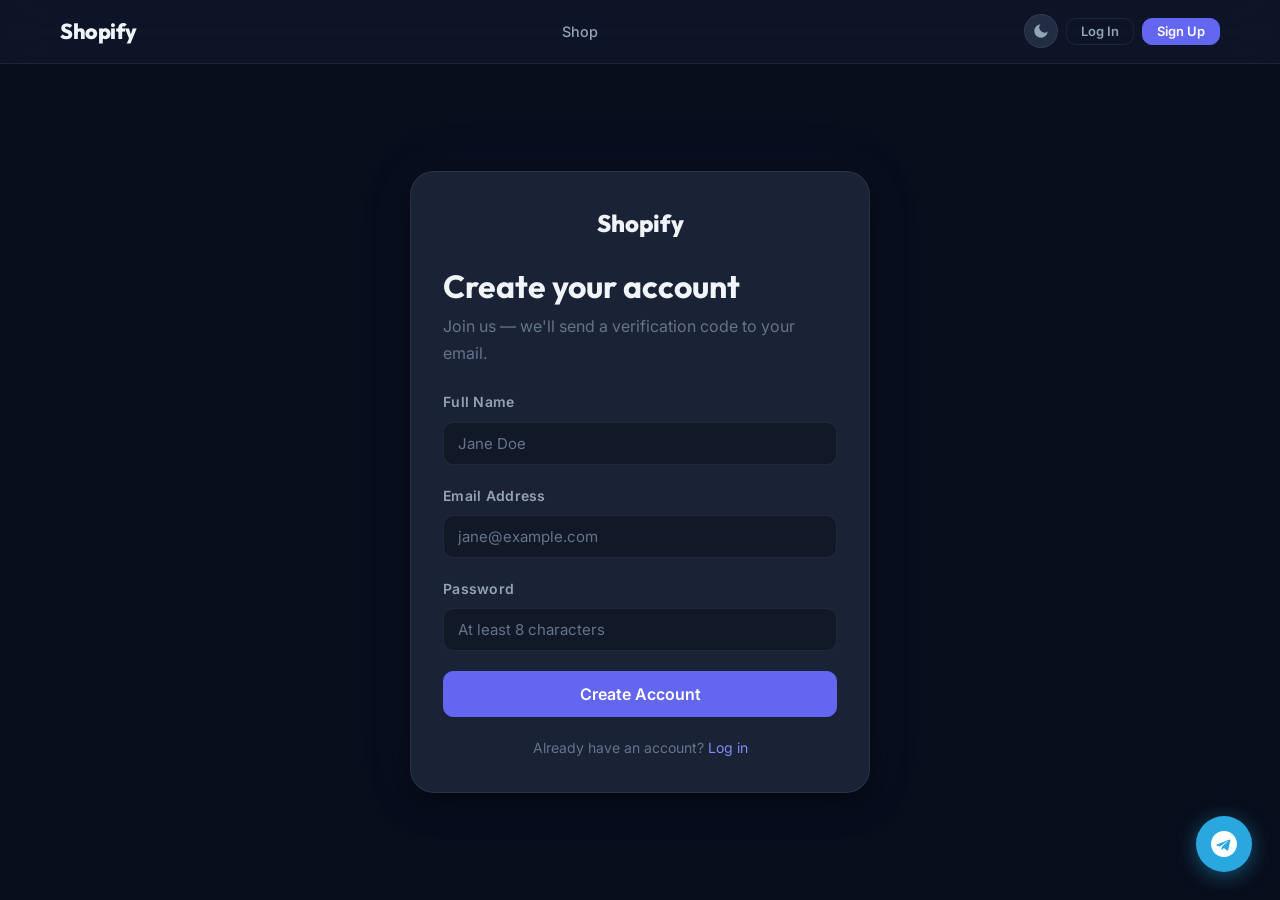
<file: signup.html>
<!DOCTYPE html>
<html lang="en">
<head>
  <meta charset="UTF-8" />
  <meta name="viewport" content="width=device-width, initial-scale=1.0" />
  <title>Create Account — Shopify</title>
  <meta name="description" content="Create your Shopify account to start shopping. Sign up with your name, email, and password." />
  <link rel="stylesheet" href="css/styles.css" />
</head>
<body>
  <!-- Nav is injected here by nav.js -->
  <div id="nav-root"></div>

  <div class="auth-wrapper">
    <div class="auth-card animate-fade-in-up">
      <!-- Logo -->
      <div class="auth-card__logo">
        <span class="logo-text">Shopify</span>
      </div>

      <h2>Create your account</h2>
      <p>Join us — we'll send a verification code to your email.</p>

      <!-- Error / success messages appear here -->
      <div id="alert-box" class="hidden"></div>

      <!-- Signup form -->
      <form id="signup-form" novalidate>
        <div class="form-group">
          <label class="form-label" for="name">Full Name</label>
          <input
            class="form-control"
            type="text"
            id="name"
            name="name"
            placeholder="Jane Doe"
            required
            autocomplete="name"
          />
        </div>

        <div class="form-group">
          <label class="form-label" for="email">Email Address</label>
          <input
            class="form-control"
            type="email"
            id="email"
            name="email"
            placeholder="jane@example.com"
            required
            autocomplete="email"
          />
        </div>

        <div class="form-group">
          <label class="form-label" for="password">Password</label>
          <input
            class="form-control"
            type="password"
            id="password"
            name="password"
            placeholder="At least 8 characters"
            required
            autocomplete="new-password"
            minlength="8"
          />
        </div>

        <!-- Submit button — shows a spinner while loading -->
        <button class="btn btn--primary btn--full btn--lg" type="submit" id="submit-btn">
          Create Account
        </button>
      </form>

      <div class="auth-card__footer">
        Already have an account? <a href="login.html">Log in</a>
      </div>
    </div>
  </div>

  <!-- Load scripts: api.js first (defines API functions), then auth.js, nav.js, signup.js -->
  <script src="js/api.js"></script>
  <script src="js/auth.js"></script>
  <script src="js/nav.js"></script>
  <script src="js/signup.js"></script>
</body>
</html>
</file>
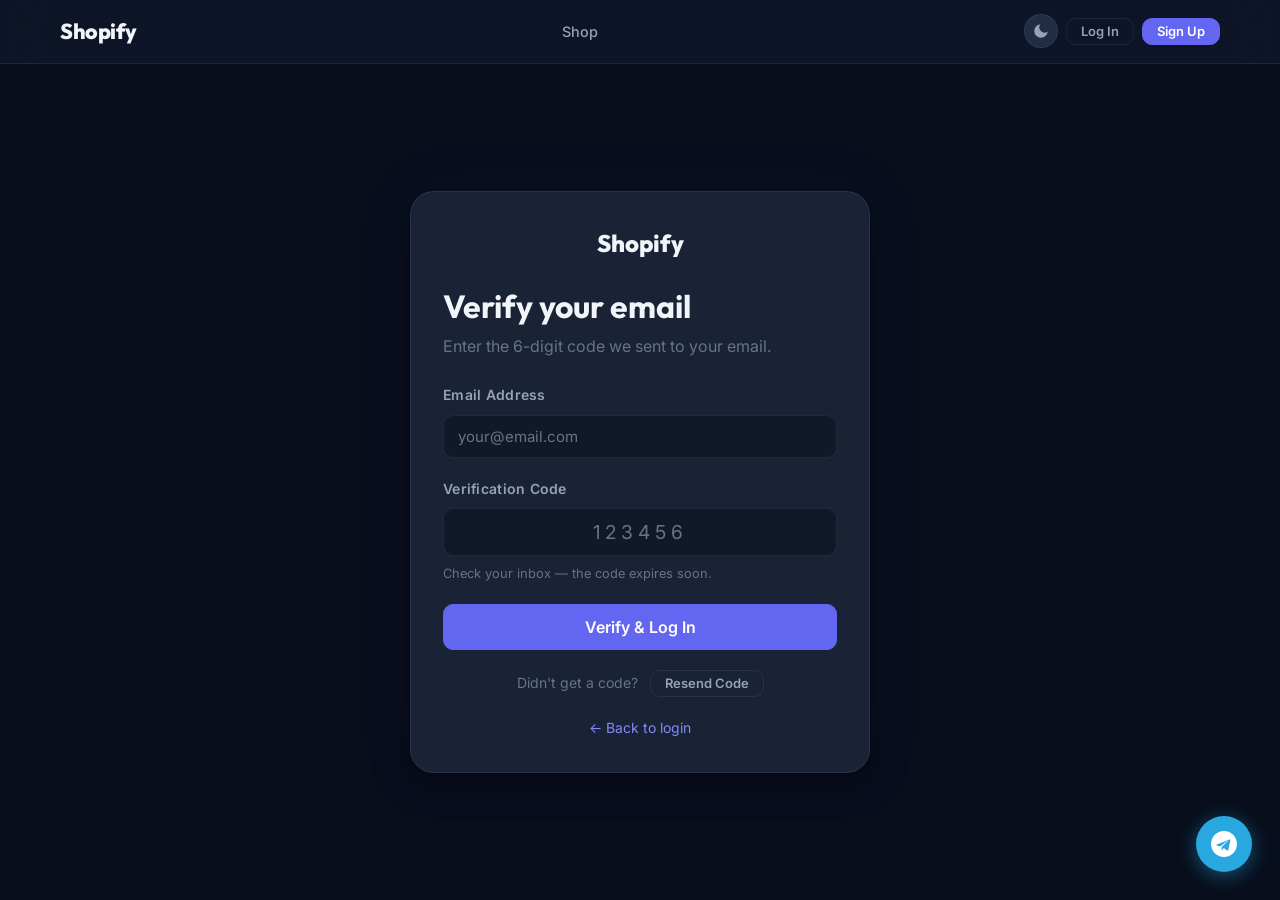
<file: verify.html>
<!DOCTYPE html>
<html lang="en">
<head>
  <meta charset="UTF-8" />
  <meta name="viewport" content="width=device-width, initial-scale=1.0" />
  <title>Verify Email — Shopify</title>
  <meta name="description" content="Enter the 6-digit code we sent to your email to verify your Shopify account." />
  <link rel="stylesheet" href="css/styles.css" />
</head>
<body>
  <div id="nav-root"></div>

  <div class="auth-wrapper">
    <div class="auth-card animate-fade-in-up">
      <div class="auth-card__logo">
        <span class="logo-text">Shopify</span>
      </div>

      <h2>Verify your email</h2>
      <!-- The email is filled in automatically from the URL, but can be changed -->
      <p id="verify-subtitle">Enter the 6-digit code we sent to your email.</p>

      <div id="alert-box" class="hidden"></div>

      <form id="verify-form" novalidate>
        <!-- Email field (pre-filled from URL ?email=) -->
        <div class="form-group">
          <label class="form-label" for="email">Email Address</label>
          <input
            class="form-control"
            type="email"
            id="email"
            name="email"
            placeholder="your@email.com"
            required
            autocomplete="email"
          />
        </div>

        <!-- 6-digit code field -->
        <div class="form-group">
          <label class="form-label" for="code">Verification Code</label>
          <input
            class="form-control"
            type="text"
            id="code"
            name="code"
            placeholder="123456"
            maxlength="6"
            inputmode="numeric"
            pattern="[0-9]{6}"
            required
            autocomplete="one-time-code"
            style="letter-spacing: 0.25em; font-size: 1.2rem; text-align: center;"
          />
          <span class="form-hint">Check your inbox — the code expires soon.</span>
        </div>

        <button class="btn btn--primary btn--full btn--lg" type="submit" id="submit-btn">
          Verify & Log In
        </button>
      </form>

      <!-- Resend code section -->
      <div style="margin-top: var(--space-5); text-align: center;">
        <span class="text-muted">Didn't get a code?</span>
        <button class="btn btn--ghost btn--sm" id="resend-btn" style="margin-left: 8px;">
          Resend Code
        </button>
      </div>

      <div class="auth-card__footer">
        <a href="login.html">← Back to login</a>
      </div>
    </div>
  </div>

  <script src="js/api.js"></script>
  <script src="js/auth.js"></script>
  <script src="js/nav.js"></script>
  <script src="js/verify.js"></script>
</body>
</html>
</file>
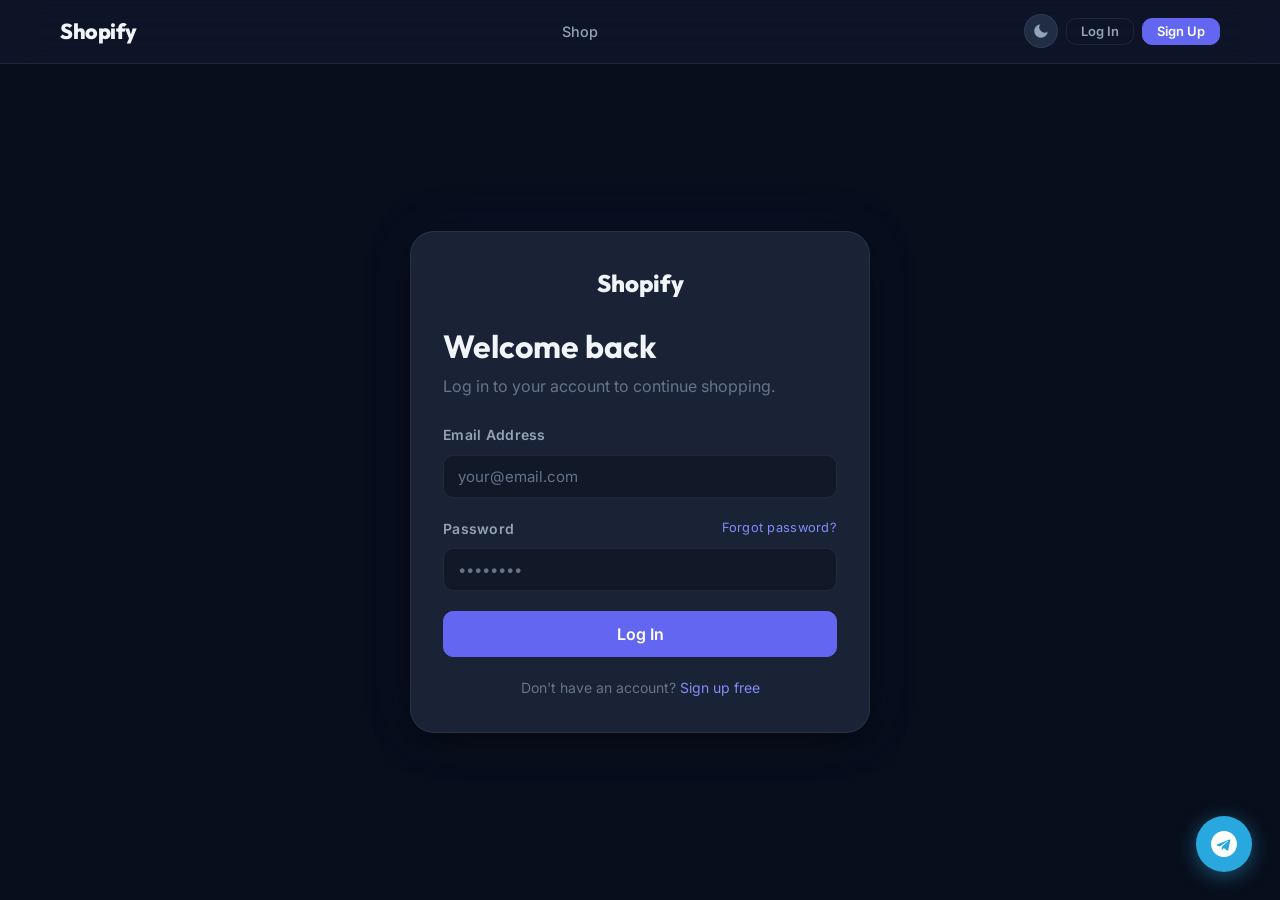
<file: wallet.html>
<!DOCTYPE html>
<html lang="en">
<head>
  <meta charset="UTF-8" />
  <meta name="viewport" content="width=device-width, initial-scale=1.0" />
  <title>My Wallet — Shopify</title>
  <meta name="description" content="View your wallet balance and transaction history." />
  <link rel="stylesheet" href="css/styles.css" />
</head>
<body>
  <div id="nav-root"></div>

  <main>
    <div class="container" style="max-width:800px;">
      <div class="page-header">
        <h1>My Wallet</h1>
        <p>Your balance and recent transactions.</p>
      </div>

      <!-- Loading -->
      <div id="wallet-loading"><div class="spinner"></div></div>

      <!-- Error -->
      <div id="wallet-error" class="hidden">
        <div class="alert alert--error">
          <span class="alert__icon">❌</span>
          <span id="wallet-error-msg"></span>
        </div>
      </div>

      <!-- Wallet content -->
      <div id="wallet-content" class="hidden">
        <!-- Balance card -->
        <div class="wallet-balance-card animate-fade-in-up" style="margin-bottom:var(--space-6);">
          <div class="wallet-balance-label">Available Balance</div>
          <div class="wallet-balance-amount" id="wallet-balance-display">$0.00</div>
          <div style="margin-top:var(--space-3);opacity:0.7;font-size:0.85rem;">
            Used for purchases at checkout · Topped up by admin
          </div>
        </div>

        <!-- Transaction history -->
        <div class="card">
          <div class="card__header">
            <span class="card__title">Transaction History</span>
          </div>

          <!-- Loading transactions -->
          <div id="tx-loading" style="padding:var(--space-5);">
            <div class="spinner spinner--small"></div>
          </div>

          <!-- Empty state -->
          <div id="tx-empty" class="hidden" style="padding:var(--space-8);text-align:center;">
            <p class="text-muted">No transactions yet.</p>
          </div>

          <!-- Transactions table -->
          <div class="table-wrapper" style="border:none;border-radius:0;" id="tx-table-wrapper">
            <table class="table" id="tx-table">
              <thead>
                <tr>
                  <th>Date</th>
                  <th>Type</th>
                  <th style="text-align:right;">Amount</th>
                </tr>
              </thead>
              <tbody id="tx-body"></tbody>
            </table>
          </div>
        </div>
      </div>
    </div>
  </main>

  <script src="js/api.js"></script>
  <script src="js/auth.js"></script>
  <script src="js/nav.js"></script>
  <script src="js/wallet.js"></script>
</body>
</html>
</file>
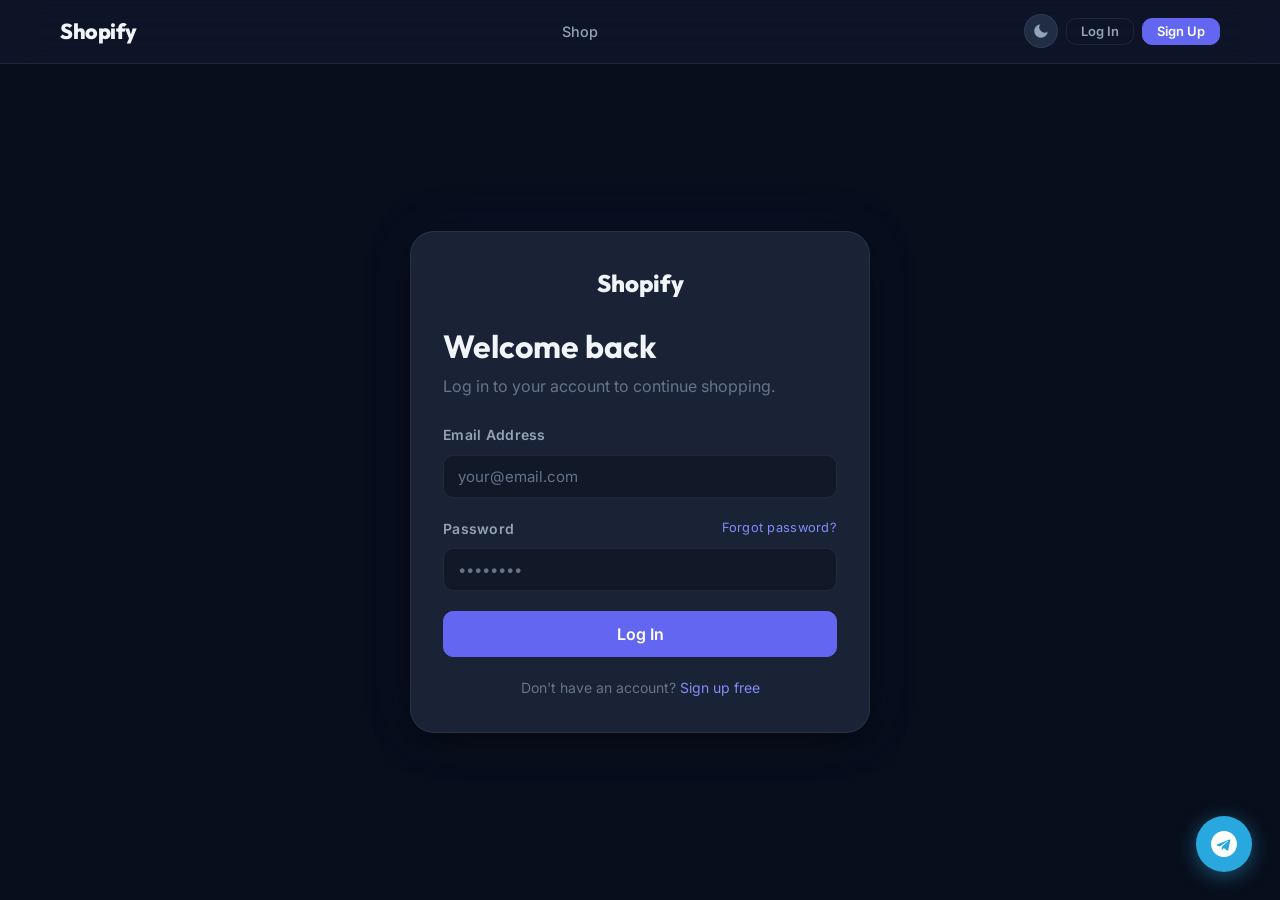
<file: wishlist.html>
<!DOCTYPE html>
<html lang="en">
<head>
  <meta charset="UTF-8" />
  <meta name="viewport" content="width=device-width, initial-scale=1.0" />
  <title>My Wishlist — Shopify</title>
  <meta name="description" content="View and manage your saved wishlist items." />
  <link rel="stylesheet" href="css/styles.css" />
</head>
<body>
  <div id="nav-root"></div>

  <main>
    <div class="container">
      <div class="page-header">
        <h1>My Wishlist</h1>
        <p>Items you've saved for later.</p>
      </div>

      <!-- Action alert (success/error for move-to-cart) -->
      <div id="wishlist-alert" class="hidden"></div>

      <!-- Loading -->
      <div id="wishlist-loading"><div class="spinner"></div></div>

      <!-- Error -->
      <div id="wishlist-error" class="hidden">
        <div class="alert alert--error">
          <span class="alert__icon">❌</span>
          <span id="wishlist-error-msg"></span>
        </div>
      </div>

      <!-- Empty state -->
      <div id="wishlist-empty" class="hidden empty-state">
        <div class="empty-icon">❤️</div>
        <p>Your wishlist is empty.</p>
        <a href="index.html" class="btn btn--primary">Browse Products</a>
      </div>

      <!-- Wishlist grid — cards injected by wishlist.js -->
      <div class="product-grid" id="wishlist-grid"></div>
    </div>
  </main>

  <script src="js/api.js"></script>
  <script src="js/auth.js"></script>
  <script src="js/nav.js"></script>
  <script src="js/wishlist.js"></script>
</body>
</html>
</file>
<file: css/styles.css>
/* ============================================================
   styles.css — Global Design System
   E-Commerce Frontend
   
   Table of Contents:
   1. Google Fonts Import
   2. CSS Custom Properties (Design Tokens)
   3. CSS Reset & Base
   4. Typography
   5. Layout Utilities
   6. Navigation Bar
   7. Buttons
   8. Form Controls
   9. Cards
   10. Alerts / Messages
   11. Badges
   12. Tables
   13. Modals
   14. Fulfillment Progress Tracker
   15. Product Grid & Cards
   16. Cart & Order Items
   17. Animations & Transitions
   18. Responsive Breakpoints
   ============================================================ */

/* ============================================================
   1. GOOGLE FONTS
   ============================================================ */
@import url('https://fonts.googleapis.com/css2?family=Inter:wght@300;400;500;600;700&family=Outfit:wght@400;600;700;800&display=swap');

/* ============================================================
   2. CSS CUSTOM PROPERTIES (DESIGN TOKENS)
   ============================================================ */
:root {
  /* Background layers */
  --bg-base:       #080e1c;
  --bg-surface:    #0f172a;
  --bg-card:       #1a2235;
  --bg-elevated:   #212d42;
  --bg-input:      #111827;

  /* Accent / Brand */
  --accent:        #6366f1;
  --accent-hover:  #818cf8;
  --accent-dim:    rgba(99, 102, 241, 0.15);
  --accent-glow:   0 0 24px rgba(99, 102, 241, 0.35);

  /* Semantic colours */
  --success:       #10b981;
  --success-dim:   rgba(16, 185, 129, 0.15);
  --danger:        #ef4444;
  --danger-dim:    rgba(239, 68, 68, 0.15);
  --warning:       #f59e0b;
  --warning-dim:   rgba(245, 158, 11, 0.15);
  --info:          #38bdf8;
  --info-dim:      rgba(56, 189, 248, 0.12);

  /* Text */
  --text-primary:  #f1f5f9;
  --text-secondary:#94a3b8;
  --text-muted:    #64748b;
  --text-inverse:  #0f172a;

  /* Borders */
  --border:        rgba(148, 163, 184, 0.12);
  --border-hover:  rgba(99, 102, 241, 0.4);

  /* Shadows */
  --shadow-sm:     0 1px 3px rgba(0,0,0,0.4);
  --shadow-md:     0 4px 16px rgba(0,0,0,0.5);
  --shadow-lg:     0 8px 32px rgba(0,0,0,0.6);
  --shadow-card:   0 2px 8px rgba(0,0,0,0.4), inset 0 1px 0 rgba(255,255,255,0.04);

  /* Radii */
  --radius-sm:     6px;
  --radius-md:     10px;
  --radius-lg:     16px;
  --radius-xl:     24px;
  --radius-full:   9999px;

  /* Typography */
  --font-body:     'Inter', system-ui, sans-serif;
  --font-heading:  'Outfit', 'Inter', sans-serif;

  /* Spacing */
  --space-1:  4px;
  --space-2:  8px;
  --space-3:  12px;
  --space-4:  16px;
  --space-5:  20px;
  --space-6:  24px;
  --space-8:  32px;
  --space-10: 40px;
  --space-12: 48px;

  /* Nav height (used by pages to add top padding) */
  --nav-height: 64px;

  /* Transitions */
  --transition: 0.2s ease;
  --transition-slow: 0.35s ease;
}

/* ── Light mode overrides ─────────────────────────────────── */
body.light-mode {
  --bg-base:       #f0f4f8;
  --bg-surface:    #ffffff;
  --bg-card:       #ffffff;
  --bg-elevated:   #f1f5f9;
  --bg-input:      #f8fafc;

  --text-primary:  #0f172a;
  --text-secondary:#475569;
  --text-muted:    #94a3b8;
  --text-inverse:  #f1f5f9;

  --border:        rgba(15, 23, 42, 0.1);
  --border-hover:  rgba(99, 102, 241, 0.4);

  --shadow-sm:     0 1px 3px rgba(0,0,0,0.1);
  --shadow-md:     0 4px 16px rgba(0,0,0,0.12);
  --shadow-lg:     0 8px 32px rgba(0,0,0,0.15);
  --shadow-card:   0 2px 8px rgba(0,0,0,0.08), inset 0 1px 0 rgba(255,255,255,0.6);

  --accent-dim:    rgba(99, 102, 241, 0.1);
}

/* ── Theme toggle button ──────────────────────────────────── */
.theme-toggle {
  display: flex;
  align-items: center;
  justify-content: center;
  width: 34px;
  height: 34px;
  border-radius: 50%;
  background: var(--bg-elevated);
  border: 1px solid var(--border);
  color: var(--text-secondary);
  cursor: pointer;
  transition: all var(--transition);
  flex-shrink: 0;
}
.theme-toggle:hover {
  border-color: var(--accent);
  color: var(--accent);
  background: var(--accent-dim);
}



/* ============================================================
   3. CSS RESET & BASE
   ============================================================ */
*, *::before, *::after {
  box-sizing: border-box;
  margin: 0;
  padding: 0;
}

html {
  scroll-behavior: smooth;
  -webkit-text-size-adjust: 100%;
}

body {
  font-family: var(--font-body);
  background-color: var(--bg-base);
  color: var(--text-primary);
  line-height: 1.6;
  min-height: 100vh;
  padding-top: var(--nav-height); /* space for fixed nav */
}

a {
  color: var(--accent-hover);
  text-decoration: none;
  transition: color var(--transition);
}
a:hover { color: var(--text-primary); }

ul, ol { list-style: none; }

img {
  display: block;
  max-width: 100%;
}

button { cursor: pointer; font-family: inherit; }
input, textarea, select { font-family: inherit; }

hr {
  border: none;
  border-top: 1px solid var(--border);
  margin: var(--space-6) 0;
}

/* ============================================================
   4. TYPOGRAPHY
   ============================================================ */
h1, h2, h3, h4, h5, h6 {
  font-family: var(--font-heading);
  font-weight: 700;
  line-height: 1.2;
  color: var(--text-primary);
}

h1 { font-size: clamp(1.75rem, 4vw, 2.5rem); }
h2 { font-size: clamp(1.4rem, 3vw, 2rem); }
h3 { font-size: clamp(1.15rem, 2.5vw, 1.5rem); }
h4 { font-size: 1.15rem; }

p { color: var(--text-secondary); line-height: 1.7; }

.text-muted   { color: var(--text-muted); font-size: 0.875rem; }
.text-small   { font-size: 0.8125rem; }
.text-accent  { color: var(--accent-hover); }
.text-success { color: var(--success); }
.text-danger  { color: var(--danger); }
.text-warning { color: var(--warning); }
.text-center  { text-align: center; }
.text-right   { text-align: right; }
.font-bold    { font-weight: 700; }
.font-semibold{ font-weight: 600; }

/* ============================================================
   5. LAYOUT UTILITIES
   ============================================================ */
.container {
  width: 100%;
  max-width: 1200px;
  margin: 0 auto;
  padding: 0 var(--space-5);
}

.container--narrow {
  max-width: 680px;
  margin: 0 auto;
  padding: 0 var(--space-5);
}

.page-header {
  padding: var(--space-10) 0 var(--space-8);
}

.page-header h1 {
  margin-bottom: var(--space-2);
}

.page-header p {
  font-size: 1.0625rem;
}

.flex        { display: flex; }
.flex-col    { flex-direction: column; }
.items-center{ align-items: center; }
.items-start { align-items: flex-start; }
.justify-between { justify-content: space-between; }
.justify-center  { justify-content: center; }
.gap-2 { gap: var(--space-2); }
.gap-3 { gap: var(--space-3); }
.gap-4 { gap: var(--space-4); }
.gap-6 { gap: var(--space-6); }

.grid-2 {
  display: grid;
  grid-template-columns: repeat(2, 1fr);
  gap: var(--space-5);
}

.grid-3 {
  display: grid;
  grid-template-columns: repeat(3, 1fr);
  gap: var(--space-5);
}

.grid-4 {
  display: grid;
  grid-template-columns: repeat(4, 1fr);
  gap: var(--space-4);
}

.mt-2 { margin-top: var(--space-2); }
.mt-4 { margin-top: var(--space-4); }
.mt-6 { margin-top: var(--space-6); }
.mt-8 { margin-top: var(--space-8); }
.mb-2 { margin-bottom: var(--space-2); }
.mb-4 { margin-bottom: var(--space-4); }
.mb-6 { margin-bottom: var(--space-6); }
.mb-8 { margin-bottom: var(--space-8); }

/* Spinner */
.spinner {
  width: 40px;
  height: 40px;
  border: 3px solid var(--border);
  border-top-color: var(--accent);
  border-radius: 50%;
  animation: spin 0.8s linear infinite;
  margin: var(--space-8) auto;
}
.spinner--small {
  width: 18px;
  height: 18px;
  border-width: 2px;
  margin: 0;
  display: inline-block;
}

@keyframes spin {
  to { transform: rotate(360deg); }
}

/* Empty state */
.empty-state {
  text-align: center;
  padding: var(--space-12) var(--space-6);
  color: var(--text-muted);
}
.empty-state .empty-icon {
  font-size: 3rem;
  margin-bottom: var(--space-4);
  opacity: 0.5;
}
.empty-state p {
  font-size: 1rem;
  margin-bottom: var(--space-4);
}

/* ============================================================
   6. NAVIGATION BAR
   ============================================================ */
.navbar {
  position: fixed;
  top: 0;
  left: 0;
  right: 0;
  height: var(--nav-height);
  background: rgba(15, 23, 42, 0.85);
  backdrop-filter: blur(20px);
  -webkit-backdrop-filter: blur(20px);
  border-bottom: 1px solid var(--border);
  z-index: 1000;
  display: flex;
  align-items: center;
}

.navbar__inner {
  width: 100%;
  max-width: 1200px;
  margin: 0 auto;
  padding: 0 var(--space-5);
  display: flex;
  align-items: center;
  justify-content: space-between;
  gap: var(--space-6);
}

.navbar__logo {
  font-family: var(--font-heading);
  font-size: 1.35rem;
  font-weight: 800;
  color: var(--text-primary);
  letter-spacing: -0.5px;
  white-space: nowrap;
}
.navbar__logo span { color: var(--accent-hover); }

.navbar__links {
  display: flex;
  align-items: center;
  gap: var(--space-1);
  flex: 1;
  justify-content: center;
}

.navbar__link {
  display: flex;
  align-items: center;
  gap: var(--space-1);
  padding: 6px 12px;
  border-radius: var(--radius-md);
  color: var(--text-secondary);
  font-size: 0.9rem;
  font-weight: 500;
  transition: all var(--transition);
  white-space: nowrap;
}
.navbar__link:hover, .navbar__link.active {
  color: var(--text-primary);
  background: var(--accent-dim);
}

/* Cart badge */
.nav-cart-count {
  display: inline-flex;
  align-items: center;
  justify-content: center;
  background: var(--accent);
  color: white;
  font-size: 0.65rem;
  font-weight: 700;
  width: 18px;
  height: 18px;
  border-radius: 50%;
  line-height: 1;
}

.navbar__actions {
  display: flex;
  align-items: center;
  gap: var(--space-2);
  flex-shrink: 0;
}

/* Dropdown menu */
.nav-dropdown {
  position: relative;
}
.nav-dropdown__toggle {
  display: flex;
  align-items: center;
  gap: 6px;
  padding: 6px 12px;
  border-radius: var(--radius-md);
  background: var(--bg-elevated);
  border: 1px solid var(--border);
  color: var(--text-primary);
  font-size: 0.875rem;
  font-weight: 500;
  cursor: pointer;
  transition: all var(--transition);
}
.nav-dropdown__toggle:hover {
  border-color: var(--border-hover);
}
.nav-dropdown__menu {
  position: absolute;
  top: calc(100% + 8px);
  right: 0;
  background: var(--bg-card);
  border: 1px solid var(--border);
  border-radius: var(--radius-md);
  min-width: 160px;
  box-shadow: var(--shadow-lg);
  overflow: hidden;
  opacity: 0;
  pointer-events: none;
  transform: translateY(-8px);
  transition: all var(--transition);
}
.nav-dropdown:hover .nav-dropdown__menu,
.nav-dropdown.open .nav-dropdown__menu {
  opacity: 1;
  pointer-events: auto;
  transform: translateY(0);
}
.nav-dropdown__item {
  display: block;
  padding: 10px 16px;
  color: var(--text-secondary);
  font-size: 0.875rem;
  transition: all var(--transition);
  cursor: pointer;
  border: none;
  background: none;
  width: 100%;
  text-align: left;
}
.nav-dropdown__item:hover {
  background: var(--bg-elevated);
  color: var(--text-primary);
}
.nav-dropdown__item--danger:hover {
  background: var(--danger-dim);
  color: var(--danger);
}

/* ── Profile avatar circle (on the toggle button) ── */
.nav-avatar {
  display: inline-flex;
  align-items: center;
  justify-content: center;
  width: 28px;
  height: 28px;
  border-radius: 50%;
  background: linear-gradient(135deg, var(--accent), var(--accent-hover));
  color: #fff;
  font-size: 0.7rem;
  font-weight: 700;
  letter-spacing: 0.5px;
  flex-shrink: 0;
}

.nav-username {
  font-weight: 600;
  font-size: 0.875rem;
  max-width: 90px;
  overflow: hidden;
  text-overflow: ellipsis;
  white-space: nowrap;
}

/* ── Profile card at top of dropdown ── */
.nav-profile-card {
  display: flex;
  align-items: center;
  gap: 10px;
  padding: 12px 14px;
  background: var(--bg-elevated);
  border-bottom: 1px solid var(--border);
}

.nav-profile-card__avatar {
  display: inline-flex;
  align-items: center;
  justify-content: center;
  width: 38px;
  height: 38px;
  border-radius: 50%;
  background: linear-gradient(135deg, var(--accent), var(--accent-hover));
  color: #fff;
  font-size: 0.85rem;
  font-weight: 700;
  flex-shrink: 0;
}

.nav-profile-card__name {
  font-weight: 600;
  font-size: 0.875rem;
  color: var(--text-primary);
  white-space: nowrap;
  overflow: hidden;
  text-overflow: ellipsis;
  max-width: 140px;
}

.nav-profile-card__id {
  font-size: 0.72rem;
  color: var(--text-muted);
  margin-top: 2px;
  font-family: monospace;
  letter-spacing: 0.3px;
}

/* Widen the dropdown to fit the profile card */
.nav-dropdown__menu {
  min-width: 210px;
}

/* Mobile hamburger (hidden on desktop) */
.navbar__hamburger {
  display: none;
  flex-direction: column;
  gap: 5px;
  background: none;
  border: none;
  padding: 4px;
  cursor: pointer;
}
.navbar__hamburger span {
  display: block;
  width: 22px;
  height: 2px;
  background: var(--text-secondary);
  border-radius: 2px;
  transition: all var(--transition);
}

/* ============================================================
   7. BUTTONS
   ============================================================ */
.btn {
  display: inline-flex;
  align-items: center;
  justify-content: center;
  gap: var(--space-2);
  padding: 10px 20px;
  border-radius: var(--radius-md);
  font-size: 0.9rem;
  font-weight: 600;
  border: 1px solid transparent;
  transition: all var(--transition);
  cursor: pointer;
  white-space: nowrap;
  text-decoration: none;
  line-height: 1;
  font-family: var(--font-body);
}
.btn:disabled {
  opacity: 0.45;
  cursor: not-allowed;
  pointer-events: none;
}

/* Primary */
.btn--primary {
  background: var(--accent);
  color: white;
  border-color: var(--accent);
  box-shadow: 0 0 0 0 var(--accent);
}
.btn--primary:hover {
  background: var(--accent-hover);
  border-color: var(--accent-hover);
  box-shadow: 0 4px 16px rgba(99, 102, 241, 0.4);
  transform: translateY(-1px);
}
.btn--primary:active { transform: translateY(0); }

/* Secondary / Ghost */
.btn--secondary {
  background: var(--bg-elevated);
  color: var(--text-primary);
  border-color: var(--border);
}
.btn--secondary:hover {
  border-color: var(--border-hover);
  background: var(--bg-elevated);
}

/* Danger */
.btn--danger {
  background: var(--danger-dim);
  color: var(--danger);
  border-color: rgba(239, 68, 68, 0.3);
}
.btn--danger:hover {
  background: var(--danger);
  color: white;
}

/* Success */
.btn--success {
  background: var(--success-dim);
  color: var(--success);
  border-color: rgba(16, 185, 129, 0.3);
}
.btn--success:hover {
  background: var(--success);
  color: white;
}

/* Ghost (outline only) */
.btn--ghost {
  background: transparent;
  color: var(--text-secondary);
  border-color: var(--border);
}
.btn--ghost:hover {
  color: var(--text-primary);
  border-color: var(--border-hover);
}

/* Sizes */
.btn--sm { padding: 6px 14px; font-size: 0.8125rem; }
.btn--lg { padding: 14px 28px; font-size: 1rem; }
.btn--full { width: 100%; }
.btn--icon {
  padding: 8px;
  border-radius: var(--radius-sm);
  aspect-ratio: 1;
}

/* ============================================================
   8. FORM CONTROLS
   ============================================================ */
.form-group {
  display: flex;
  flex-direction: column;
  gap: var(--space-2);
  margin-bottom: var(--space-5);
}

.form-label {
  font-size: 0.875rem;
  font-weight: 600;
  color: var(--text-secondary);
  letter-spacing: 0.02em;
}

.form-control {
  width: 100%;
  padding: 11px 14px;
  background: var(--bg-input);
  border: 1px solid var(--border);
  border-radius: var(--radius-md);
  color: var(--text-primary);
  font-size: 0.9375rem;
  transition: border-color var(--transition), box-shadow var(--transition);
  outline: none;
  -webkit-appearance: none;
}
.form-control::placeholder { color: var(--text-muted); }
.form-control:focus {
  border-color: var(--accent);
  box-shadow: 0 0 0 3px var(--accent-dim);
}
.form-control.is-error {
  border-color: var(--danger);
  box-shadow: 0 0 0 3px var(--danger-dim);
}

select.form-control {
  background-image: url("data:image/svg+xml,%3Csvg xmlns='http://www.w3.org/2000/svg' width='12' height='12' viewBox='0 0 12 12'%3E%3Cpath fill='%2394a3b8' d='M6 8L1 3h10z'/%3E%3C/svg%3E");
  background-repeat: no-repeat;
  background-position: right 14px center;
  padding-right: 36px;
  cursor: pointer;
}

textarea.form-control {
  min-height: 100px;
  resize: vertical;
}

.form-hint {
  font-size: 0.8rem;
  color: var(--text-muted);
}

.form-error-msg {
  font-size: 0.8rem;
  color: var(--danger);
}

/* Quantity control */
.qty-control {
  display: inline-flex;
  align-items: center;
  border: 1px solid var(--border);
  border-radius: var(--radius-md);
  overflow: hidden;
}
.qty-control button {
  background: var(--bg-elevated);
  border: none;
  color: var(--text-primary);
  width: 34px;
  height: 34px;
  font-size: 1.1rem;
  transition: background var(--transition);
}
.qty-control button:hover { background: var(--accent-dim); }
.qty-control input {
  width: 48px;
  height: 34px;
  background: var(--bg-input);
  border: none;
  color: var(--text-primary);
  font-size: 0.9rem;
  font-weight: 600;
  text-align: center;
  outline: none;
}

/* Star rating input */
.star-rating {
  display: flex;
  flex-direction: row-reverse;
  gap: 4px;
}
.star-rating input { display: none; }
.star-rating label {
  font-size: 1.5rem;
  color: var(--text-muted);
  cursor: pointer;
  transition: color var(--transition);
}
.star-rating label:hover,
.star-rating label:hover ~ label,
.star-rating input:checked ~ label {
  color: var(--warning);
}

/* ============================================================
   9. CARDS
   ============================================================ */
.card {
  background: var(--bg-card);
  border: 1px solid var(--border);
  border-radius: var(--radius-lg);
  box-shadow: var(--shadow-card);
  overflow: hidden;
}

.card--glass {
  background: rgba(26, 34, 53, 0.7);
  backdrop-filter: blur(12px);
  -webkit-backdrop-filter: blur(12px);
}

.card__body {
  padding: var(--space-6);
}

.card__header {
  padding: var(--space-5) var(--space-6);
  border-bottom: 1px solid var(--border);
  display: flex;
  align-items: center;
  justify-content: space-between;
}

.card__title {
  font-size: 1rem;
  font-weight: 600;
}

.card__footer {
  padding: var(--space-4) var(--space-6);
  border-top: 1px solid var(--border);
  background: rgba(0,0,0,0.1);
}

/* Auth card (centered on page) */
.auth-wrapper {
  min-height: calc(100vh - var(--nav-height));
  display: flex;
  align-items: center;
  justify-content: center;
  padding: var(--space-8) var(--space-5);
}
.auth-card {
  width: 100%;
  max-width: 460px;
  background: var(--bg-card);
  border: 1px solid var(--border);
  border-radius: var(--radius-xl);
  box-shadow: var(--shadow-lg), 0 0 60px rgba(99, 102, 241, 0.08);
  padding: var(--space-8);
}
.auth-card__logo {
  text-align: center;
  margin-bottom: var(--space-6);
}
.auth-card__logo .logo-text {
  font-family: var(--font-heading);
  font-size: 1.5rem;
  font-weight: 800;
  color: var(--text-primary);
}
.auth-card__logo .logo-text span { color: var(--accent-hover); }
.auth-card h2 {
  margin-bottom: var(--space-2);
}
.auth-card > p {
  margin-bottom: var(--space-6);
  color: var(--text-muted);
}
.auth-card__footer {
  text-align: center;
  margin-top: var(--space-5);
  font-size: 0.875rem;
  color: var(--text-muted);
}

/* ============================================================
   10. ALERTS / MESSAGES
   ============================================================ */
.alert {
  display: flex;
  align-items: flex-start;
  gap: var(--space-3);
  padding: var(--space-4) var(--space-5);
  border-radius: var(--radius-md);
  font-size: 0.9rem;
  line-height: 1.5;
  margin-bottom: var(--space-4);
}
.alert__icon { font-size: 1rem; flex-shrink: 0; margin-top: 2px; }
.alert--success {
  background: var(--success-dim);
  border: 1px solid rgba(16, 185, 129, 0.25);
  color: #6ee7b7;
}
.alert--error {
  background: var(--danger-dim);
  border: 1px solid rgba(239, 68, 68, 0.25);
  color: #fca5a5;
}
.alert--warning {
  background: var(--warning-dim);
  border: 1px solid rgba(245, 158, 11, 0.25);
  color: #fcd34d;
}
.alert--info {
  background: var(--info-dim);
  border: 1px solid rgba(56, 189, 248, 0.2);
  color: #7dd3fc;
}

/* Hidden utility */
.hidden { display: none !important; }

/* ============================================================
   11. BADGES
   ============================================================ */
.badge {
  display: inline-flex;
  align-items: center;
  padding: 3px 10px;
  border-radius: var(--radius-full);
  font-size: 0.75rem;
  font-weight: 600;
  letter-spacing: 0.02em;
}
.badge--accent  { background: var(--accent-dim);   color: var(--accent-hover); }
.badge--success { background: var(--success-dim);  color: var(--success); }
.badge--danger  { background: var(--danger-dim);   color: var(--danger); }
.badge--warning { background: var(--warning-dim);  color: var(--warning); }
.badge--info    { background: var(--info-dim);     color: var(--info); }
.badge--muted   { background: rgba(100,116,139,0.15); color: var(--text-muted); }

/* ============================================================
   12. TABLES
   ============================================================ */
.table-wrapper {
  overflow-x: auto;
  border-radius: var(--radius-lg);
  border: 1px solid var(--border);
}

.table {
  width: 100%;
  border-collapse: collapse;
  font-size: 0.9rem;
}
.table th {
  padding: 12px 16px;
  text-align: left;
  font-size: 0.78rem;
  font-weight: 600;
  color: var(--text-muted);
  text-transform: uppercase;
  letter-spacing: 0.06em;
  background: var(--bg-elevated);
  border-bottom: 1px solid var(--border);
  white-space: nowrap;
}
.table td {
  padding: 14px 16px;
  color: var(--text-secondary);
  border-bottom: 1px solid var(--border);
  vertical-align: middle;
}
.table tr:last-child td { border-bottom: none; }
.table tbody tr {
  transition: background var(--transition);
}
.table tbody tr:hover { background: rgba(255,255,255,0.02); }

/* ============================================================
   13. MODALS
   ============================================================ */
.modal-overlay {
  position: fixed;
  inset: 0;
  background: rgba(8, 14, 28, 0.8);
  backdrop-filter: blur(4px);
  -webkit-backdrop-filter: blur(4px);
  z-index: 2000;
  display: flex;
  align-items: center;
  justify-content: center;
  padding: var(--space-5);
  opacity: 0;
  pointer-events: none;
  transition: opacity var(--transition);
}
.modal-overlay.open {
  opacity: 1;
  pointer-events: auto;
}
.modal {
  background: var(--bg-card);
  border: 1px solid var(--border);
  border-radius: var(--radius-xl);
  box-shadow: var(--shadow-lg);
  width: 100%;
  max-width: 520px;
  max-height: 90vh;
  overflow-y: auto;
  transform: scale(0.95) translateY(12px);
  transition: transform var(--transition);
}
.modal-overlay.open .modal {
  transform: scale(1) translateY(0);
}
.modal__header {
  display: flex;
  align-items: center;
  justify-content: space-between;
  padding: var(--space-5) var(--space-6);
  border-bottom: 1px solid var(--border);
}
.modal__title { font-size: 1.1rem; font-weight: 700; }
.modal__close {
  background: var(--bg-elevated);
  border: 1px solid var(--border);
  color: var(--text-muted);
  width: 32px;
  height: 32px;
  border-radius: var(--radius-sm);
  font-size: 1.1rem;
  display: flex;
  align-items: center;
  justify-content: center;
  transition: all var(--transition);
}
.modal__close:hover { color: var(--text-primary); }
.modal__body { padding: var(--space-6); }
.modal__footer {
  display: flex;
  gap: var(--space-3);
  justify-content: flex-end;
  padding: var(--space-4) var(--space-6);
  border-top: 1px solid var(--border);
}

/* ============================================================
   14. FULFILLMENT PROGRESS TRACKER
   ============================================================ */
.fulfillment-tracker {
  display: flex;
  align-items: flex-start;
  position: relative;
  margin: var(--space-6) 0;
}

/* Connecting line */
.fulfillment-tracker::before {
  content: '';
  position: absolute;
  top: 18px; /* center of the step circle */
  left: calc(18px + 2.5%);
  right: calc(18px + 2.5%);
  height: 2px;
  background: var(--border);
  z-index: 0;
}

.tracker-step {
  flex: 1;
  display: flex;
  flex-direction: column;
  align-items: center;
  text-align: center;
  gap: 8px;
  position: relative;
  z-index: 1;
}

.tracker-step__circle {
  width: 36px;
  height: 36px;
  border-radius: 50%;
  border: 2px solid var(--border);
  background: var(--bg-card);
  display: flex;
  align-items: center;
  justify-content: center;
  font-size: 1rem;
  transition: all var(--transition-slow);
}

.tracker-step__label {
  font-size: 0.78rem;
  font-weight: 600;
  color: var(--text-muted);
  transition: color var(--transition-slow);
  line-height: 1.3;
}

.tracker-step__date {
  font-size: 0.7rem;
  color: var(--text-muted);
  margin-top: 2px;
}

/* Active step */
.tracker-step--active .tracker-step__circle {
  border-color: var(--accent);
  background: var(--accent-dim);
  color: var(--accent-hover);
  box-shadow: 0 0 0 4px var(--accent-dim);
}
.tracker-step--active .tracker-step__label {
  color: var(--accent-hover);
}

/* Completed step */
.tracker-step--complete .tracker-step__circle {
  border-color: var(--success);
  background: var(--success-dim);
  color: var(--success);
}
.tracker-step--complete .tracker-step__label {
  color: var(--success);
}

/* Compact tracker (for order list) */
.tracker-mini {
  display: flex;
  align-items: center;
  gap: 4px;
  font-size: 0.78rem;
}
.tracker-mini__dot {
  width: 10px;
  height: 10px;
  border-radius: 50%;
  background: var(--border);
  border: 1.5px solid var(--border);
  flex-shrink: 0;
}
.tracker-mini__dot--active {
  background: var(--accent);
  border-color: var(--accent);
  box-shadow: 0 0 0 2px var(--accent-dim);
}
.tracker-mini__dot--complete {
  background: var(--success);
  border-color: var(--success);
}
.tracker-mini__line {
  width: 16px;
  height: 2px;
  background: var(--border);
  flex-shrink: 0;
}
.tracker-mini__line--complete {
  background: var(--success);
}

/* Status history timeline */
.timeline {
  position: relative;
  padding-left: var(--space-8);
}
.timeline::before {
  content: '';
  position: absolute;
  left: 10px;
  top: 8px;
  bottom: 8px;
  width: 2px;
  background: var(--border);
}
.timeline-item {
  position: relative;
  padding-bottom: var(--space-5);
}
.timeline-item:last-child { padding-bottom: 0; }
.timeline-item::before {
  content: '';
  position: absolute;
  left: calc(-1 * var(--space-8) + 5px);
  top: 6px;
  width: 12px;
  height: 12px;
  border-radius: 50%;
  background: var(--accent);
  border: 2px solid var(--bg-card);
  box-shadow: 0 0 0 2px var(--accent);
}
.timeline-item__status {
  font-weight: 600;
  font-size: 0.9rem;
  color: var(--text-primary);
}
.timeline-item__meta {
  font-size: 0.8rem;
  color: var(--text-muted);
  margin-top: 2px;
}

/* ============================================================
   15. PRODUCT GRID & CARDS
   ============================================================ */
.product-grid {
  display: grid;
  grid-template-columns: repeat(auto-fill, minmax(240px, 1fr));
  gap: var(--space-5);
  margin-top: var(--space-6);
}

.product-card {
  background: var(--bg-card);
  border: 1px solid var(--border);
  border-radius: var(--radius-lg);
  overflow: hidden;
  transition: all var(--transition-slow);
  display: flex;
  flex-direction: column;
  position: relative;
}
.product-card:hover {
  border-color: var(--border-hover);
  transform: translateY(-4px);
  box-shadow: var(--shadow-lg);
}

.product-card__img {
  aspect-ratio: 4/3;
  overflow: hidden;
  background: var(--bg-elevated);
}
.product-card__img img {
  width: 100%;
  height: 100%;
  object-fit: cover;
  transition: transform var(--transition-slow);
}
.product-card:hover .product-card__img img {
  transform: scale(1.04);
}
.product-card__img-placeholder {
  width: 100%;
  height: 100%;
  display: flex;
  align-items: center;
  justify-content: center;
  font-size: 2.5rem;
  color: var(--text-muted);
}

.product-card__body {
  padding: var(--space-4);
  display: flex;
  flex-direction: column;
  gap: var(--space-2);
  flex: 1;
}

.product-card__category {
  font-size: 0.72rem;
  font-weight: 600;
  text-transform: uppercase;
  letter-spacing: 0.08em;
  color: var(--accent-hover);
}

.product-card__name {
  font-weight: 600;
  font-size: 0.95rem;
  color: var(--text-primary);
  line-height: 1.4;
  display: -webkit-box;
  -webkit-line-clamp: 2;
  -webkit-box-orient: vertical;
  overflow: hidden;
}

.product-card__price {
  font-family: var(--font-heading);
  font-size: 1.2rem;
  font-weight: 700;
  color: var(--text-primary);
}

.product-card__stock {
  font-size: 0.78rem;
  color: var(--text-muted);
}
.product-card__stock.low { color: var(--warning); }
.product-card__stock.out { color: var(--danger); }

.product-card__actions {
  display: flex;
  gap: var(--space-2);
  margin-top: var(--space-2);
}

/* Wishlist heart button */
.btn-wish {
  background: var(--bg-elevated);
  border: 1px solid var(--border);
  color: var(--text-muted);
  width: 38px;
  height: 38px;
  border-radius: var(--radius-md);
  display: inline-flex;
  align-items: center;
  justify-content: center;
  font-size: 1rem;
  flex-shrink: 0;
  transition: all var(--transition);
}
.btn-wish:hover, .btn-wish.active {
  background: rgba(239, 68, 68, 0.12);
  border-color: rgba(239, 68, 68, 0.3);
  color: #f87171;
}

/* Product detail page */
.product-detail {
  display: grid;
  grid-template-columns: 1fr 1fr;
  gap: var(--space-10);
  align-items: start;
  padding: var(--space-8) 0;
}
.product-detail__image {
  border-radius: var(--radius-xl);
  overflow: hidden;
  aspect-ratio: 1;
  background: var(--bg-card);
  border: 1px solid var(--border);
}
.product-detail__image img {
  width: 100%;
  height: 100%;
  object-fit: cover;
}
.product-detail__category {
  font-size: 0.8rem;
  font-weight: 600;
  color: var(--accent-hover);
  text-transform: uppercase;
  letter-spacing: 0.08em;
  margin-bottom: var(--space-2);
}
.product-detail__price {
  font-family: var(--font-heading);
  font-size: 2rem;
  font-weight: 800;
  margin: var(--space-3) 0;
}
.product-detail__desc {
  font-size: 0.9375rem;
  color: var(--text-secondary);
  line-height: 1.75;
  margin-bottom: var(--space-5);
}
.product-detail__actions {
  display: flex;
  gap: var(--space-3);
  flex-wrap: wrap;
}

/* Star display */
.stars {
  display: flex;
  align-items: center;
  gap: 3px;
  font-size: 0.9rem;
}
.stars__filled { color: var(--warning); }
.stars__empty  { color: var(--text-muted); }

/* Review cards */
.review-card {
  background: var(--bg-elevated);
  border: 1px solid var(--border);
  border-radius: var(--radius-md);
  padding: var(--space-4) var(--space-5);
}
.review-card__header {
  display: flex;
  align-items: center;
  justify-content: space-between;
  margin-bottom: var(--space-2);
}
.review-card__author {
  font-weight: 600;
  font-size: 0.9rem;
  color: var(--text-primary);
}
.review-card__date {
  font-size: 0.78rem;
  color: var(--text-muted);
}
.review-card__comment {
  font-size: 0.875rem;
  color: var(--text-secondary);
  line-height: 1.6;
}

/* ============================================================
   16. CART & ORDER ITEMS
   ============================================================ */
.cart-layout {
  display: grid;
  grid-template-columns: 1fr 340px;
  gap: var(--space-6);
  align-items: start;
}

.cart-item {
  display: flex;
  gap: var(--space-4);
  align-items: center;
  padding: var(--space-4) var(--space-5);
  border-bottom: 1px solid var(--border);
}
.cart-item:last-child { border-bottom: none; }
.cart-item__img {
  width: 72px;
  height: 72px;
  border-radius: var(--radius-md);
  object-fit: cover;
  background: var(--bg-elevated);
  flex-shrink: 0;
}
.cart-item__info { flex: 1; }
.cart-item__name {
  font-weight: 600;
  font-size: 0.95rem;
  color: var(--text-primary);
  margin-bottom: 4px;
}
.cart-item__price {
  font-size: 0.875rem;
  color: var(--text-muted);
}
.cart-item__actions {
  display: flex;
  align-items: center;
  gap: var(--space-3);
}
.cart-item__total {
  font-weight: 700;
  font-size: 1rem;
  color: var(--text-primary);
  white-space: nowrap;
}

/* Order summary sidebar */
.order-summary {
  background: var(--bg-card);
  border: 1px solid var(--border);
  border-radius: var(--radius-lg);
  overflow: hidden;
  position: sticky;
  top: calc(var(--nav-height) + 16px);
}
.order-summary__title {
  padding: var(--space-4) var(--space-5);
  border-bottom: 1px solid var(--border);
  font-weight: 700;
  font-size: 1rem;
}
.order-summary__body { padding: var(--space-5); }
.order-summary__row {
  display: flex;
  justify-content: space-between;
  align-items: center;
  margin-bottom: var(--space-3);
  font-size: 0.9rem;
  color: var(--text-secondary);
}
.order-summary__row:last-child {
  margin-bottom: 0;
  padding-top: var(--space-3);
  border-top: 1px solid var(--border);
  font-weight: 700;
  font-size: 1.05rem;
  color: var(--text-primary);
}
.order-summary__footer {
  padding: var(--space-4) var(--space-5);
  border-top: 1px solid var(--border);
}

/* Address cards */
.address-card {
  background: var(--bg-elevated);
  border: 2px solid var(--border);
  border-radius: var(--radius-md);
  padding: var(--space-4) var(--space-5);
  cursor: pointer;
  transition: all var(--transition);
}
.address-card:hover { border-color: var(--border-hover); }
.address-card.selected {
  border-color: var(--accent);
  background: var(--accent-dim);
}
.address-card__label {
  font-weight: 700;
  font-size: 0.875rem;
  color: var(--text-primary);
  margin-bottom: var(--space-1);
}
.address-card__detail {
  font-size: 0.8rem;
  color: var(--text-secondary);
  line-height: 1.5;
}

/* Wallet */
.wallet-balance-card {
  background: linear-gradient(135deg, var(--accent) 0%, #8b5cf6 100%);
  border-radius: var(--radius-xl);
  padding: var(--space-8) var(--space-8);
  color: white;
  position: relative;
  overflow: hidden;
}
.wallet-balance-card::after {
  content: '';
  position: absolute;
  top: -40%;
  right: -10%;
  width: 200px;
  height: 200px;
  border-radius: 50%;
  background: rgba(255,255,255,0.06);
}
.wallet-balance-label {
  font-size: 0.875rem;
  font-weight: 500;
  opacity: 0.8;
  margin-bottom: var(--space-2);
}
.wallet-balance-amount {
  font-family: var(--font-heading);
  font-size: 2.5rem;
  font-weight: 800;
}

/* ============================================================
   17. ANIMATIONS & TRANSITIONS
   ============================================================ */
@keyframes fadeInUp {
  from { opacity: 0; transform: translateY(16px); }
  to   { opacity: 1; transform: translateY(0); }
}

@keyframes fadeIn {
  from { opacity: 0; }
  to   { opacity: 1; }
}

@keyframes pulse {
  0%, 100% { opacity: 1; }
  50%       { opacity: 0.5; }
}

.animate-fade-in      { animation: fadeIn 0.3s ease both; }
.animate-fade-in-up   { animation: fadeInUp 0.4s ease both; }

/* Stagger children animations */
.stagger-children > * {
  animation: fadeInUp 0.4s ease both;
}
.stagger-children > *:nth-child(1) { animation-delay: 0.05s; }
.stagger-children > *:nth-child(2) { animation-delay: 0.10s; }
.stagger-children > *:nth-child(3) { animation-delay: 0.15s; }
.stagger-children > *:nth-child(4) { animation-delay: 0.20s; }
.stagger-children > *:nth-child(5) { animation-delay: 0.25s; }
.stagger-children > *:nth-child(6) { animation-delay: 0.30s; }

/* Skeleton loading */
.skeleton {
  background: linear-gradient(90deg, var(--bg-card) 25%, var(--bg-elevated) 50%, var(--bg-card) 75%);
  background-size: 200% 100%;
  animation: skeleton-shimmer 1.5s infinite;
  border-radius: var(--radius-sm);
}
@keyframes skeleton-shimmer {
  0%   { background-position: 200% 0; }
  100% { background-position: -200% 0; }
}

/* Filter bar */
.filter-bar {
  display: flex;
  align-items: center;
  gap: var(--space-3);
  flex-wrap: wrap;
  margin-bottom: var(--space-5);
  padding: var(--space-4) var(--space-5);
  background: var(--bg-card);
  border: 1px solid var(--border);
  border-radius: var(--radius-lg);
}
.filter-bar label {
  font-size: 0.875rem;
  font-weight: 600;
  color: var(--text-secondary);
  white-space: nowrap;
}

/* Tabs (used on admin page) */
.tabs {
  display: flex;
  gap: 2px;
  background: var(--bg-elevated);
  border-radius: var(--radius-lg);
  padding: 4px;
  margin-bottom: var(--space-6);
  width: fit-content;
}
.tab-btn {
  padding: 8px 20px;
  background: none;
  border: none;
  color: var(--text-muted);
  font-size: 0.9rem;
  font-weight: 600;
  border-radius: var(--radius-md);
  transition: all var(--transition);
  cursor: pointer;
}
.tab-btn:hover { color: var(--text-primary); }
.tab-btn.active {
  background: var(--bg-card);
  color: var(--text-primary);
  box-shadow: var(--shadow-sm);
}
.tab-panel { display: none; }
.tab-panel.active { display: block; }

/* ============================================================
   18. RESPONSIVE BREAKPOINTS
   ============================================================ */
@media (max-width: 1024px) {
  .grid-4 { grid-template-columns: repeat(3, 1fr); }
  .cart-layout { grid-template-columns: 1fr; }
  .order-summary { position: static; }
}

@media (max-width: 768px) {
  .navbar__links { display: none; }
  .navbar__hamburger { display: flex; }

  .grid-2, .grid-3, .grid-4 {
    grid-template-columns: 1fr;
  }

  .product-detail {
    grid-template-columns: 1fr;
    gap: var(--space-6);
  }

  .auth-card { padding: var(--space-6); }

  .fulfillment-tracker { gap: 4px; }
  .tracker-step__label { font-size: 0.7rem; }

  .page-header { padding: var(--space-6) 0 var(--space-5); }
}

@media (max-width: 480px) {
  .cart-item { flex-wrap: wrap; }
  .cart-item__actions { width: 100%; justify-content: space-between; }

  .modal { border-radius: var(--radius-lg); }

  .product-card__actions { flex-direction: column; }
}

/* ============================================================
   25. Customer Support Floating Action Button
   ============================================================ */

/* The Telegram icon button fixed in the bottom-right corner */
#support-fab {
  position: fixed;
  bottom: 28px;
  right: 28px;
  z-index: 1000;

  display: flex;
  align-items: center;
  justify-content: center;

  width: 56px;
  height: 56px;
  border-radius: 50%;

  /* Telegram brand blue */
  background: #29A8E0;
  color: #fff;
  box-shadow: 0 4px 20px rgba(41, 168, 224, 0.45);

  text-decoration: none;
  cursor: pointer;
  transition: transform 0.2s ease, box-shadow 0.2s ease;

  /* Subtle pulse to draw the eye */
  animation: fab-pulse 2.8s ease-in-out infinite;
}

#support-fab:hover {
  transform: scale(1.12);
  box-shadow: 0 6px 28px rgba(41, 168, 224, 0.65);
  animation: none; /* stop pulse on hover */
}

#support-fab:active {
  transform: scale(0.96);
}

/* Tooltip that slides in from the left on hover */
.support-fab__tooltip {
  position: absolute;
  right: 64px;
  top: 50%;
  transform: translateY(-50%);
  white-space: nowrap;

  background: var(--bg-card);
  color: var(--text-primary);
  border: 1px solid var(--border);
  border-radius: var(--radius-md);
  padding: 6px 12px;
  font-size: 0.8rem;
  font-weight: 500;
  box-shadow: var(--shadow-md);

  /* Hidden by default */
  opacity: 0;
  pointer-events: none;
  transition: opacity 0.2s ease, transform 0.2s ease;
  transform: translateY(-50%) translateX(6px);
}

#support-fab:hover .support-fab__tooltip {
  opacity: 1;
  transform: translateY(-50%) translateX(0);
}

@keyframes fab-pulse {
  0%, 100% { box-shadow: 0 4px 20px rgba(41, 168, 224, 0.45); }
  50%       { box-shadow: 0 4px 32px rgba(41, 168, 224, 0.75); }
}

/* Move the FAB up a bit on mobile so it doesn't overlap the bottom nav area */
@media (max-width: 600px) {
  #support-fab {
    bottom: 20px;
    right: 16px;
    width: 50px;
    height: 50px;
  }
}
</file>
